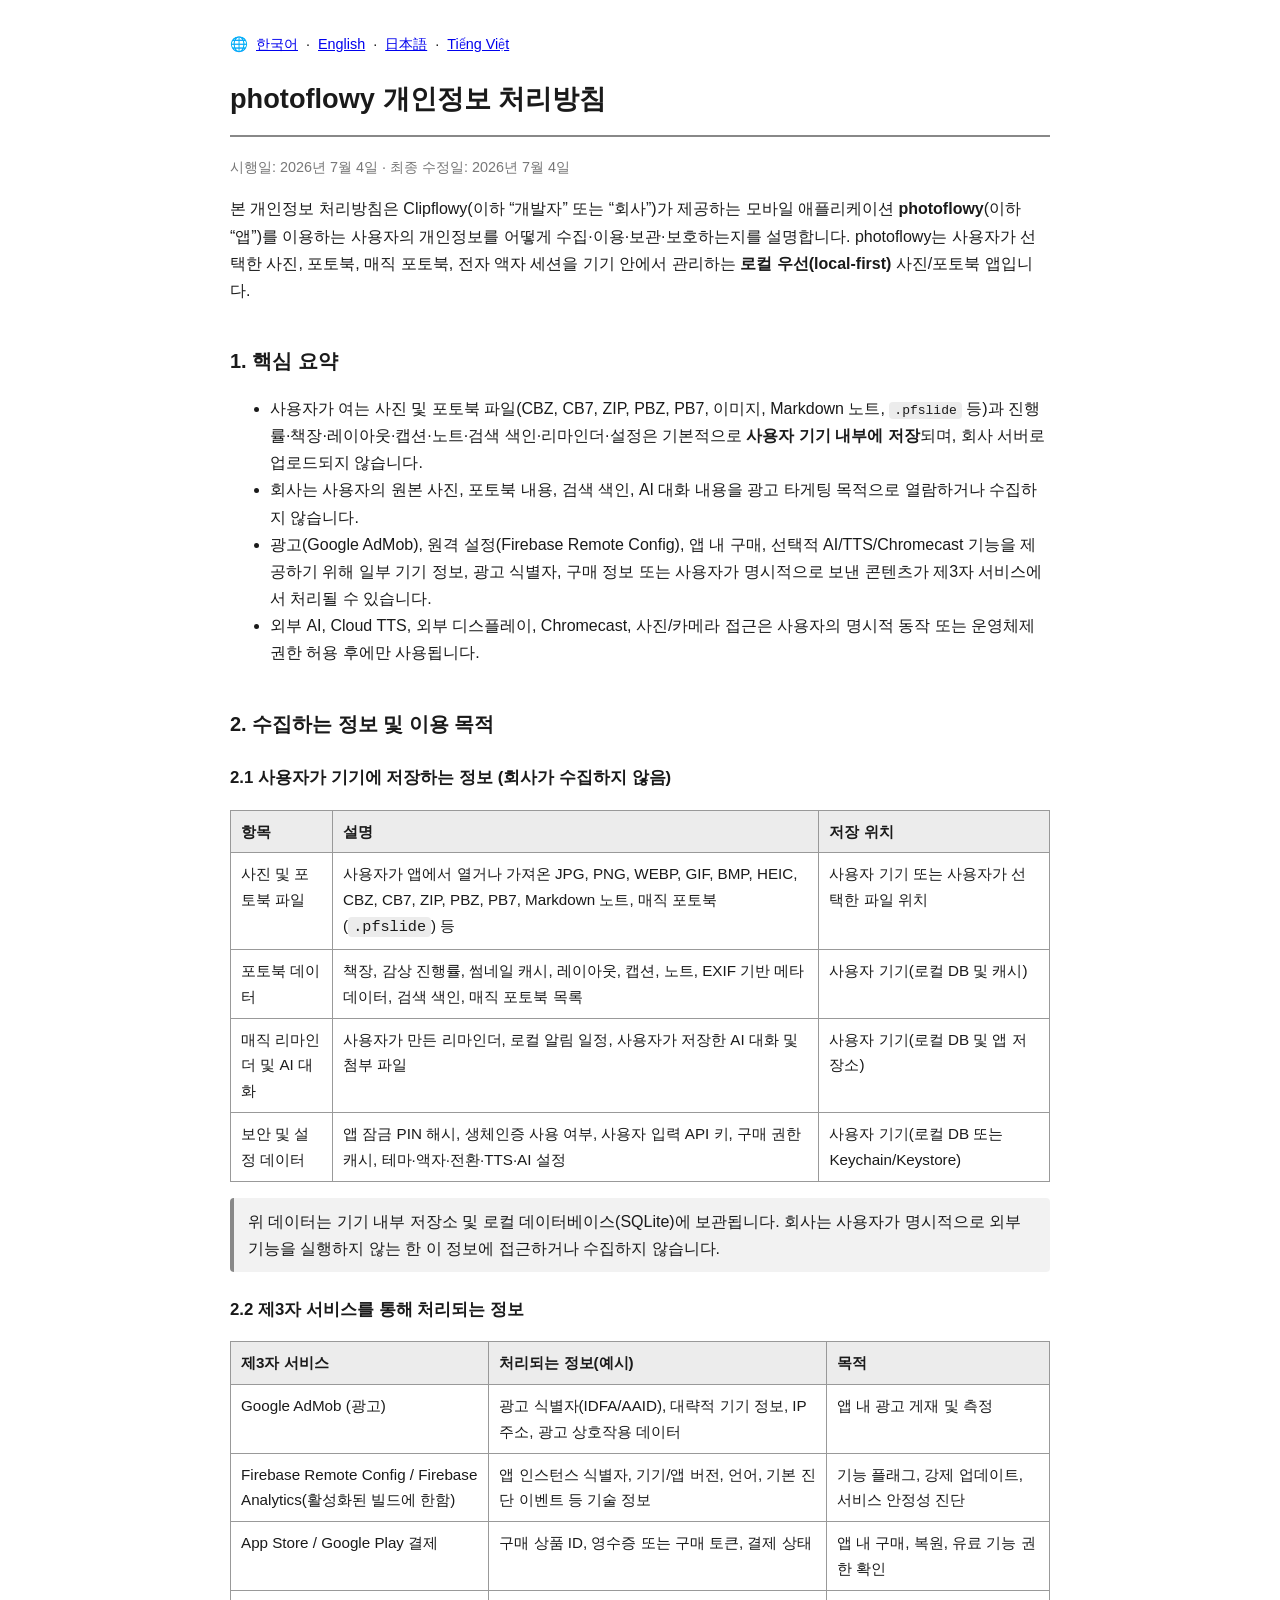
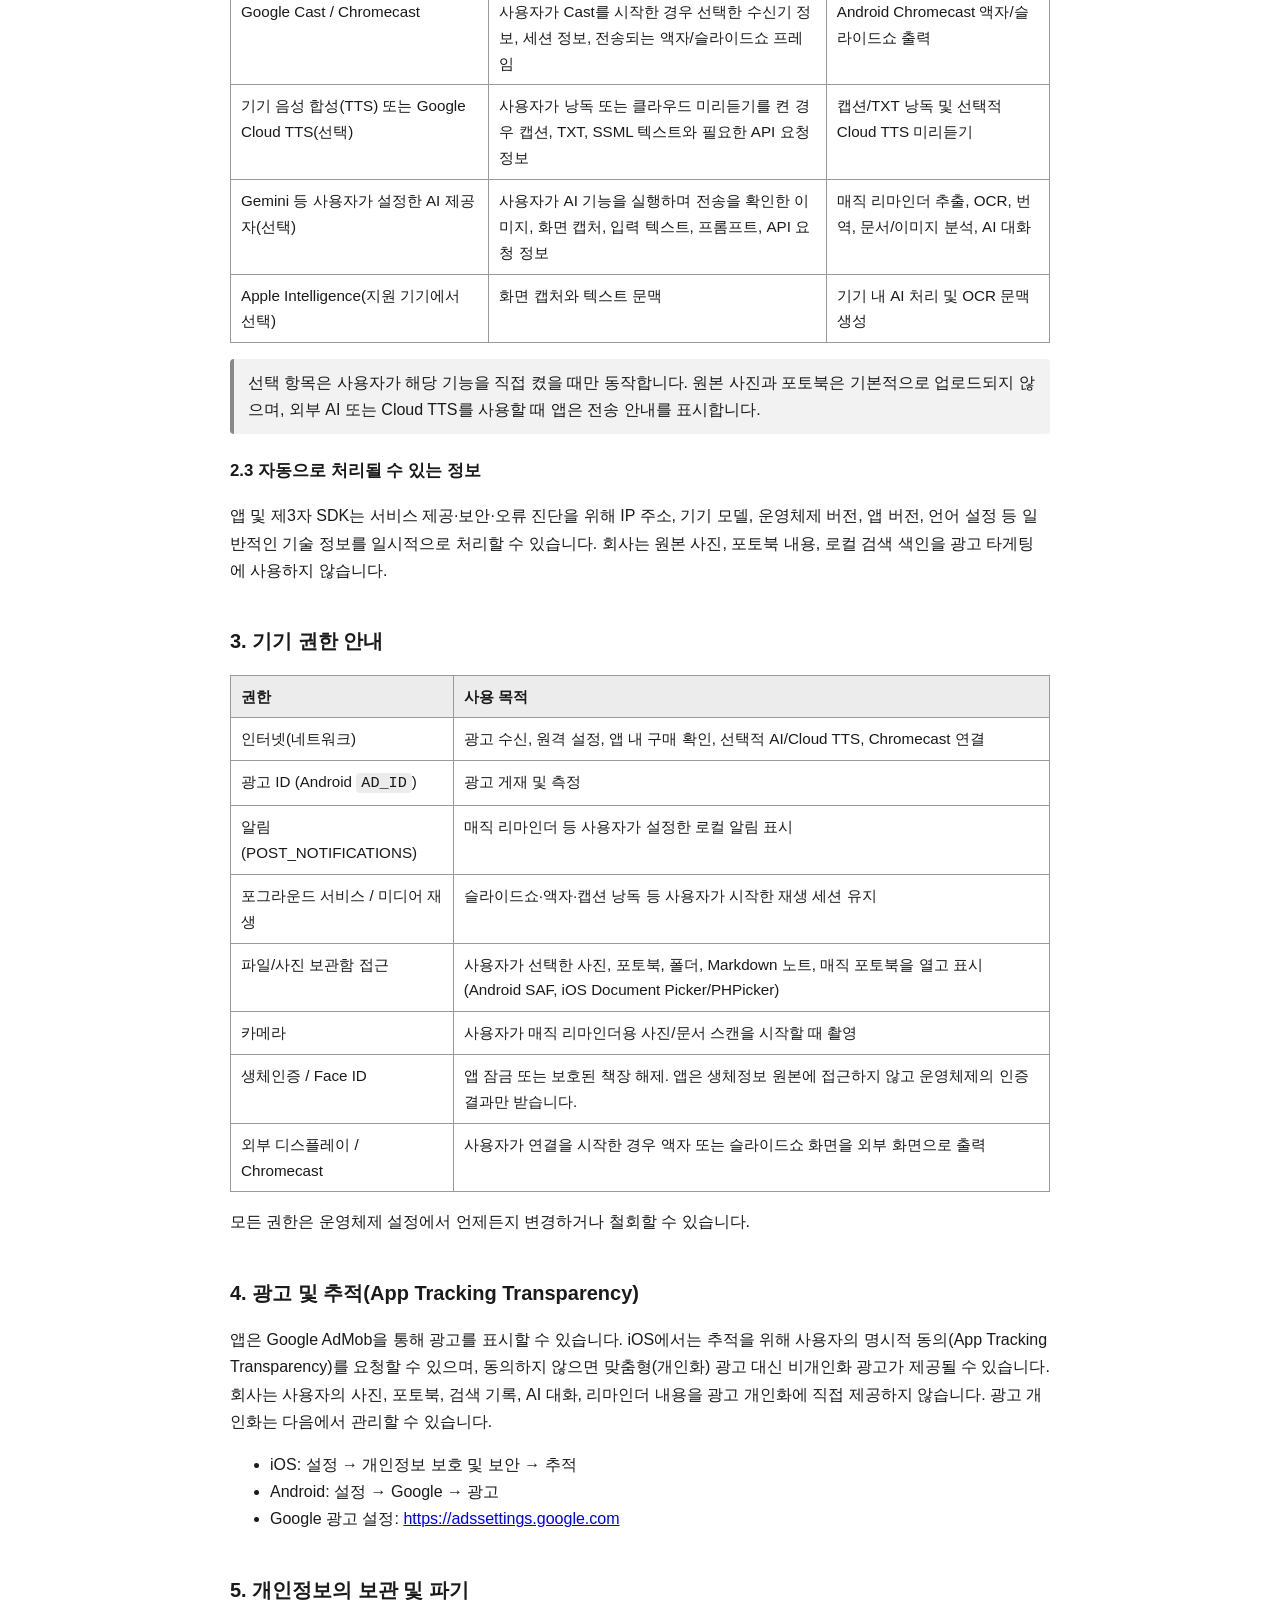
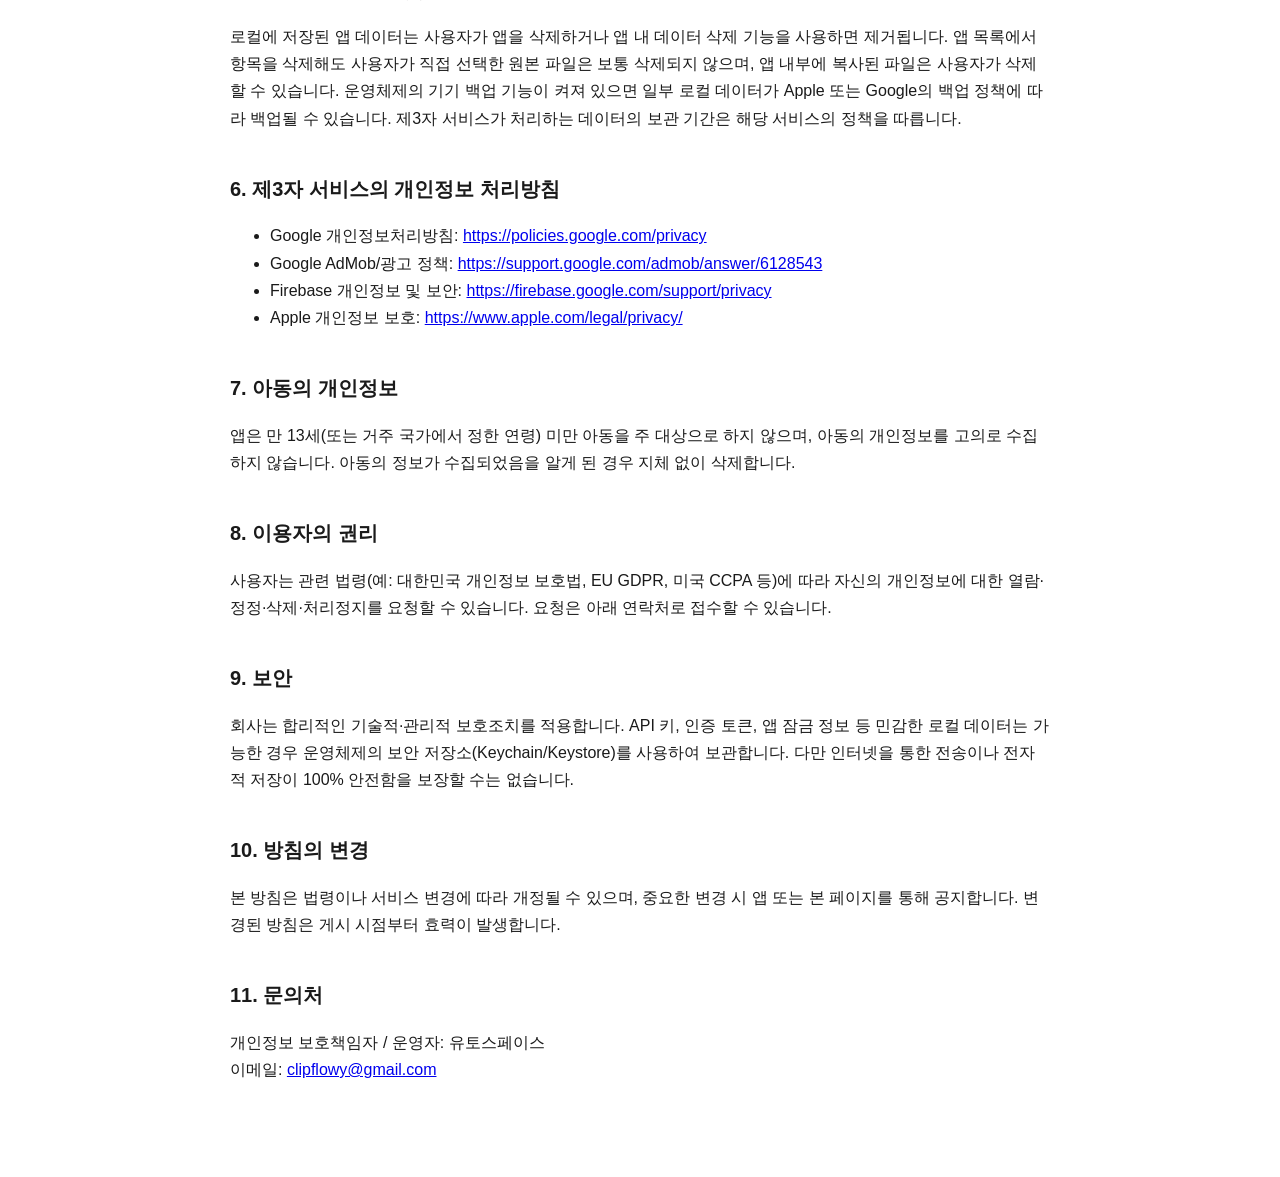
<file: privacy-site/index.html>
<!DOCTYPE html>
<html lang="ko">
<head>
<meta charset="UTF-8">
<meta name="viewport" content="width=device-width, initial-scale=1.0">
<title>photoflowy 개인정보 처리방침</title>
<style>
  :root { color-scheme: light dark; }
  body { font-family: -apple-system, "Segoe UI", Roboto, "Noto Sans KR", sans-serif;
         line-height: 1.7; max-width: 820px; margin: 0 auto; padding: 24px 20px 80px;
         color: #1a1a1a; background: #fff; }
  @media (prefers-color-scheme: dark) { body { color: #e6e6e6; background: #161616; } a { color: #6db3ff; } }
  h1 { font-size: 1.7rem; border-bottom: 2px solid #888; padding-bottom: 12px; }
  h2 { font-size: 1.25rem; margin-top: 2em; }
  h3 { font-size: 1.05rem; margin-top: 1.4em; }
  table { border-collapse: collapse; width: 100%; margin: 12px 0; font-size: 0.95rem; }
  th, td { border: 1px solid #999; padding: 8px 10px; text-align: left; vertical-align: top; }
  th { background: rgba(128,128,128,0.15); }
  code { background: rgba(128,128,128,0.15); padding: 1px 5px; border-radius: 4px; }
  .meta { color: #777; font-size: 0.9rem; }
  .note { background: rgba(128,128,128,0.1); border-left: 4px solid #888; padding: 10px 14px; border-radius: 4px; }
  .lang { font-size: 0.9rem; margin: 8px 0 20px; }
  .lang a { margin: 0 4px; }
</style>
</head>
<body>
<nav class="lang">🌐 <a href="index.html">한국어</a> · <a href="en.html">English</a> · <a href="ja.html">日本語</a> · <a href="vi.html">Tiếng Việt</a></nav>

<h1>photoflowy 개인정보 처리방침</h1>
<p class="meta">시행일: 2026년 7월 4일 · 최종 수정일: 2026년 7월 4일</p>

<p>본 개인정보 처리방침은 Clipflowy(이하 “개발자” 또는 “회사”)가 제공하는 모바일 애플리케이션 <strong>photoflowy</strong>(이하 “앱”)를 이용하는 사용자의 개인정보를 어떻게 수집·이용·보관·보호하는지를 설명합니다.
  photoflowy는 사용자가 선택한 사진, 포토북, 매직 포토북, 전자 액자 세션을 기기 안에서 관리하는 <strong>로컬 우선(local-first)</strong> 사진/포토북 앱입니다.</p>

<h2>1. 핵심 요약</h2>
<ul>
  <li>사용자가 여는 사진 및 포토북 파일(CBZ, CB7, ZIP, PBZ, PB7, 이미지, Markdown 노트, <code>.pfslide</code> 등)과 진행률·책장·레이아웃·캡션·노트·검색 색인·리마인더·설정은 기본적으로 <strong>사용자 기기 내부에 저장</strong>되며, 회사 서버로 업로드되지 않습니다.</li>
  <li>회사는 사용자의 원본 사진, 포토북 내용, 검색 색인, AI 대화 내용을 광고 타게팅 목적으로 열람하거나 수집하지 않습니다.</li>
  <li>광고(Google AdMob), 원격 설정(Firebase Remote Config), 앱 내 구매, 선택적 AI/TTS/Chromecast 기능을 제공하기 위해 일부 기기 정보, 광고 식별자, 구매 정보 또는 사용자가 명시적으로 보낸 콘텐츠가 제3자 서비스에서 처리될 수 있습니다.</li>
  <li>외부 AI, Cloud TTS, 외부 디스플레이, Chromecast, 사진/카메라 접근은 사용자의 명시적 동작 또는 운영체제 권한 허용 후에만 사용됩니다.</li>
</ul>

<h2>2. 수집하는 정보 및 이용 목적</h2>
<h3>2.1 사용자가 기기에 저장하는 정보 (회사가 수집하지 않음)</h3>
<table>
  <tr><th>항목</th><th>설명</th><th>저장 위치</th></tr>
  <tr><td>사진 및 포토북 파일</td><td>사용자가 앱에서 열거나 가져온 JPG, PNG, WEBP, GIF, BMP, HEIC, CBZ, CB7, ZIP, PBZ, PB7, Markdown 노트, 매직 포토북(<code>.pfslide</code>) 등</td><td>사용자 기기 또는 사용자가 선택한 파일 위치</td></tr>
  <tr><td>포토북 데이터</td><td>책장, 감상 진행률, 썸네일 캐시, 레이아웃, 캡션, 노트, EXIF 기반 메타데이터, 검색 색인, 매직 포토북 목록</td><td>사용자 기기(로컬 DB 및 캐시)</td></tr>
  <tr><td>매직 리마인더 및 AI 대화</td><td>사용자가 만든 리마인더, 로컬 알림 일정, 사용자가 저장한 AI 대화 및 첨부 파일</td><td>사용자 기기(로컬 DB 및 앱 저장소)</td></tr>
  <tr><td>보안 및 설정 데이터</td><td>앱 잠금 PIN 해시, 생체인증 사용 여부, 사용자 입력 API 키, 구매 권한 캐시, 테마·액자·전환·TTS·AI 설정</td><td>사용자 기기(로컬 DB 또는 Keychain/Keystore)</td></tr>
</table>
<p class="note">위 데이터는 기기 내부 저장소 및 로컬 데이터베이스(SQLite)에 보관됩니다. 회사는 사용자가 명시적으로 외부 기능을 실행하지 않는 한 이 정보에 접근하거나 수집하지 않습니다.</p>

<h3>2.2 제3자 서비스를 통해 처리되는 정보</h3>
<table>
  <tr><th>제3자 서비스</th><th>처리되는 정보(예시)</th><th>목적</th></tr>
  <tr><td>Google AdMob (광고)</td><td>광고 식별자(IDFA/AAID), 대략적 기기 정보, IP 주소, 광고 상호작용 데이터</td><td>앱 내 광고 게재 및 측정</td></tr>
  <tr><td>Firebase Remote Config / Firebase Analytics(활성화된 빌드에 한함)</td><td>앱 인스턴스 식별자, 기기/앱 버전, 언어, 기본 진단 이벤트 등 기술 정보</td><td>기능 플래그, 강제 업데이트, 서비스 안정성 진단</td></tr>
  <tr><td>App Store / Google Play 결제</td><td>구매 상품 ID, 영수증 또는 구매 토큰, 결제 상태</td><td>앱 내 구매, 복원, 유료 기능 권한 확인</td></tr>
  <tr><td>Google Cast / Chromecast</td><td>사용자가 Cast를 시작한 경우 선택한 수신기 정보, 세션 정보, 전송되는 액자/슬라이드쇼 프레임</td><td>Android Chromecast 액자/슬라이드쇼 출력</td></tr>
  <tr><td>기기 음성 합성(TTS) 또는 Google Cloud TTS(선택)</td><td>사용자가 낭독 또는 클라우드 미리듣기를 켠 경우 캡션, TXT, SSML 텍스트와 필요한 API 요청 정보</td><td>캡션/TXT 낭독 및 선택적 Cloud TTS 미리듣기</td></tr>
  <tr><td>Gemini 등 사용자가 설정한 AI 제공자(선택)</td><td>사용자가 AI 기능을 실행하며 전송을 확인한 이미지, 화면 캡처, 입력 텍스트, 프롬프트, API 요청 정보</td><td>매직 리마인더 추출, OCR, 번역, 문서/이미지 분석, AI 대화</td></tr>
  <tr><td>Apple Intelligence(지원 기기에서 선택)</td><td>화면 캡처와 텍스트 문맥</td><td>기기 내 AI 처리 및 OCR 문맥 생성</td></tr>
</table>
<p class="note">선택 항목은 사용자가 해당 기능을 직접 켰을 때만 동작합니다. 원본 사진과 포토북은 기본적으로 업로드되지 않으며, 외부 AI 또는 Cloud TTS를 사용할 때 앱은 전송 안내를 표시합니다.</p>

<h3>2.3 자동으로 처리될 수 있는 정보</h3>
<p>앱 및 제3자 SDK는 서비스 제공·보안·오류 진단을 위해 IP 주소, 기기 모델, 운영체제 버전, 앱 버전, 언어 설정 등 일반적인 기술 정보를 일시적으로 처리할 수 있습니다. 회사는 원본 사진, 포토북 내용, 로컬 검색 색인을 광고 타게팅에 사용하지 않습니다.</p>

<h2>3. 기기 권한 안내</h2>
<table>
  <tr><th>권한</th><th>사용 목적</th></tr>
  <tr><td>인터넷(네트워크)</td><td>광고 수신, 원격 설정, 앱 내 구매 확인, 선택적 AI/Cloud TTS, Chromecast 연결</td></tr>
  <tr><td>광고 ID (Android <code>AD_ID</code>)</td><td>광고 게재 및 측정</td></tr>
  <tr><td>알림 (POST_NOTIFICATIONS)</td><td>매직 리마인더 등 사용자가 설정한 로컬 알림 표시</td></tr>
  <tr><td>포그라운드 서비스 / 미디어 재생</td><td>슬라이드쇼·액자·캡션 낭독 등 사용자가 시작한 재생 세션 유지</td></tr>
  <tr><td>파일/사진 보관함 접근</td><td>사용자가 선택한 사진, 포토북, 폴더, Markdown 노트, 매직 포토북을 열고 표시(Android SAF, iOS Document Picker/PHPicker)</td></tr>
  <tr><td>카메라</td><td>사용자가 매직 리마인더용 사진/문서 스캔을 시작할 때 촬영</td></tr>
  <tr><td>생체인증 / Face ID</td><td>앱 잠금 또는 보호된 책장 해제. 앱은 생체정보 원본에 접근하지 않고 운영체제의 인증 결과만 받습니다.</td></tr>
  <tr><td>외부 디스플레이 / Chromecast</td><td>사용자가 연결을 시작한 경우 액자 또는 슬라이드쇼 화면을 외부 화면으로 출력</td></tr>
</table>
<p>모든 권한은 운영체제 설정에서 언제든지 변경하거나 철회할 수 있습니다.</p>

<h2>4. 광고 및 추적(App Tracking Transparency)</h2>
<p>앱은 Google AdMob을 통해 광고를 표시할 수 있습니다. iOS에서는 추적을 위해 사용자의 명시적 동의(App Tracking Transparency)를 요청할 수 있으며, 동의하지 않으면 맞춤형(개인화) 광고 대신 비개인화 광고가 제공될 수 있습니다.
  회사는 사용자의 사진, 포토북, 검색 기록, AI 대화, 리마인더 내용을 광고 개인화에 직접 제공하지 않습니다. 광고 개인화는 다음에서 관리할 수 있습니다.</p>
<ul>
  <li>iOS: 설정 → 개인정보 보호 및 보안 → 추적</li>
  <li>Android: 설정 → Google → 광고</li>
  <li>Google 광고 설정: <a href="https://adssettings.google.com">https://adssettings.google.com</a></li>
</ul>

<h2>5. 개인정보의 보관 및 파기</h2>
<p>로컬에 저장된 앱 데이터는 사용자가 앱을 삭제하거나 앱 내 데이터 삭제 기능을 사용하면 제거됩니다. 앱 목록에서 항목을 삭제해도 사용자가 직접 선택한 원본 파일은 보통 삭제되지 않으며, 앱 내부에 복사된 파일은 사용자가 삭제할 수 있습니다. 운영체제의 기기 백업 기능이 켜져 있으면 일부 로컬 데이터가 Apple 또는 Google의 백업 정책에 따라 백업될 수 있습니다. 제3자 서비스가 처리하는 데이터의 보관 기간은 해당 서비스의 정책을 따릅니다.</p>

<h2>6. 제3자 서비스의 개인정보 처리방침</h2>
<ul>
  <li>Google 개인정보처리방침: <a href="https://policies.google.com/privacy">https://policies.google.com/privacy</a></li>
  <li>Google AdMob/광고 정책: <a href="https://support.google.com/admob/answer/6128543">https://support.google.com/admob/answer/6128543</a></li>
  <li>Firebase 개인정보 및 보안: <a href="https://firebase.google.com/support/privacy">https://firebase.google.com/support/privacy</a></li>
  <li>Apple 개인정보 보호: <a href="https://www.apple.com/legal/privacy/">https://www.apple.com/legal/privacy/</a></li>
</ul>

<h2>7. 아동의 개인정보</h2>
<p>앱은 만 13세(또는 거주 국가에서 정한 연령) 미만 아동을 주 대상으로 하지 않으며, 아동의 개인정보를 고의로 수집하지 않습니다. 아동의 정보가 수집되었음을 알게 된 경우 지체 없이 삭제합니다.</p>

<h2>8. 이용자의 권리</h2>
<p>사용자는 관련 법령(예: 대한민국 개인정보 보호법, EU GDPR, 미국 CCPA 등)에 따라 자신의 개인정보에 대한 열람·정정·삭제·처리정지를 요청할 수 있습니다. 요청은 아래 연락처로 접수할 수 있습니다.</p>

<h2>9. 보안</h2>
<p>회사는 합리적인 기술적·관리적 보호조치를 적용합니다. API 키, 인증 토큰, 앱 잠금 정보 등 민감한 로컬 데이터는 가능한 경우 운영체제의 보안 저장소(Keychain/Keystore)를 사용하여 보관합니다.
  다만 인터넷을 통한 전송이나 전자적 저장이 100% 안전함을 보장할 수는 없습니다.</p>

<h2>10. 방침의 변경</h2>
<p>본 방침은 법령이나 서비스 변경에 따라 개정될 수 있으며, 중요한 변경 시 앱 또는 본 페이지를 통해 공지합니다. 변경된 방침은 게시 시점부터 효력이 발생합니다.</p>

<h2>11. 문의처</h2>
<p>개인정보 보호책임자 / 운영자: 유토스페이스<br>이메일: <a href="mailto:clipflowy@gmail.com">clipflowy@gmail.com</a></p>

</body>
</html>
</file>
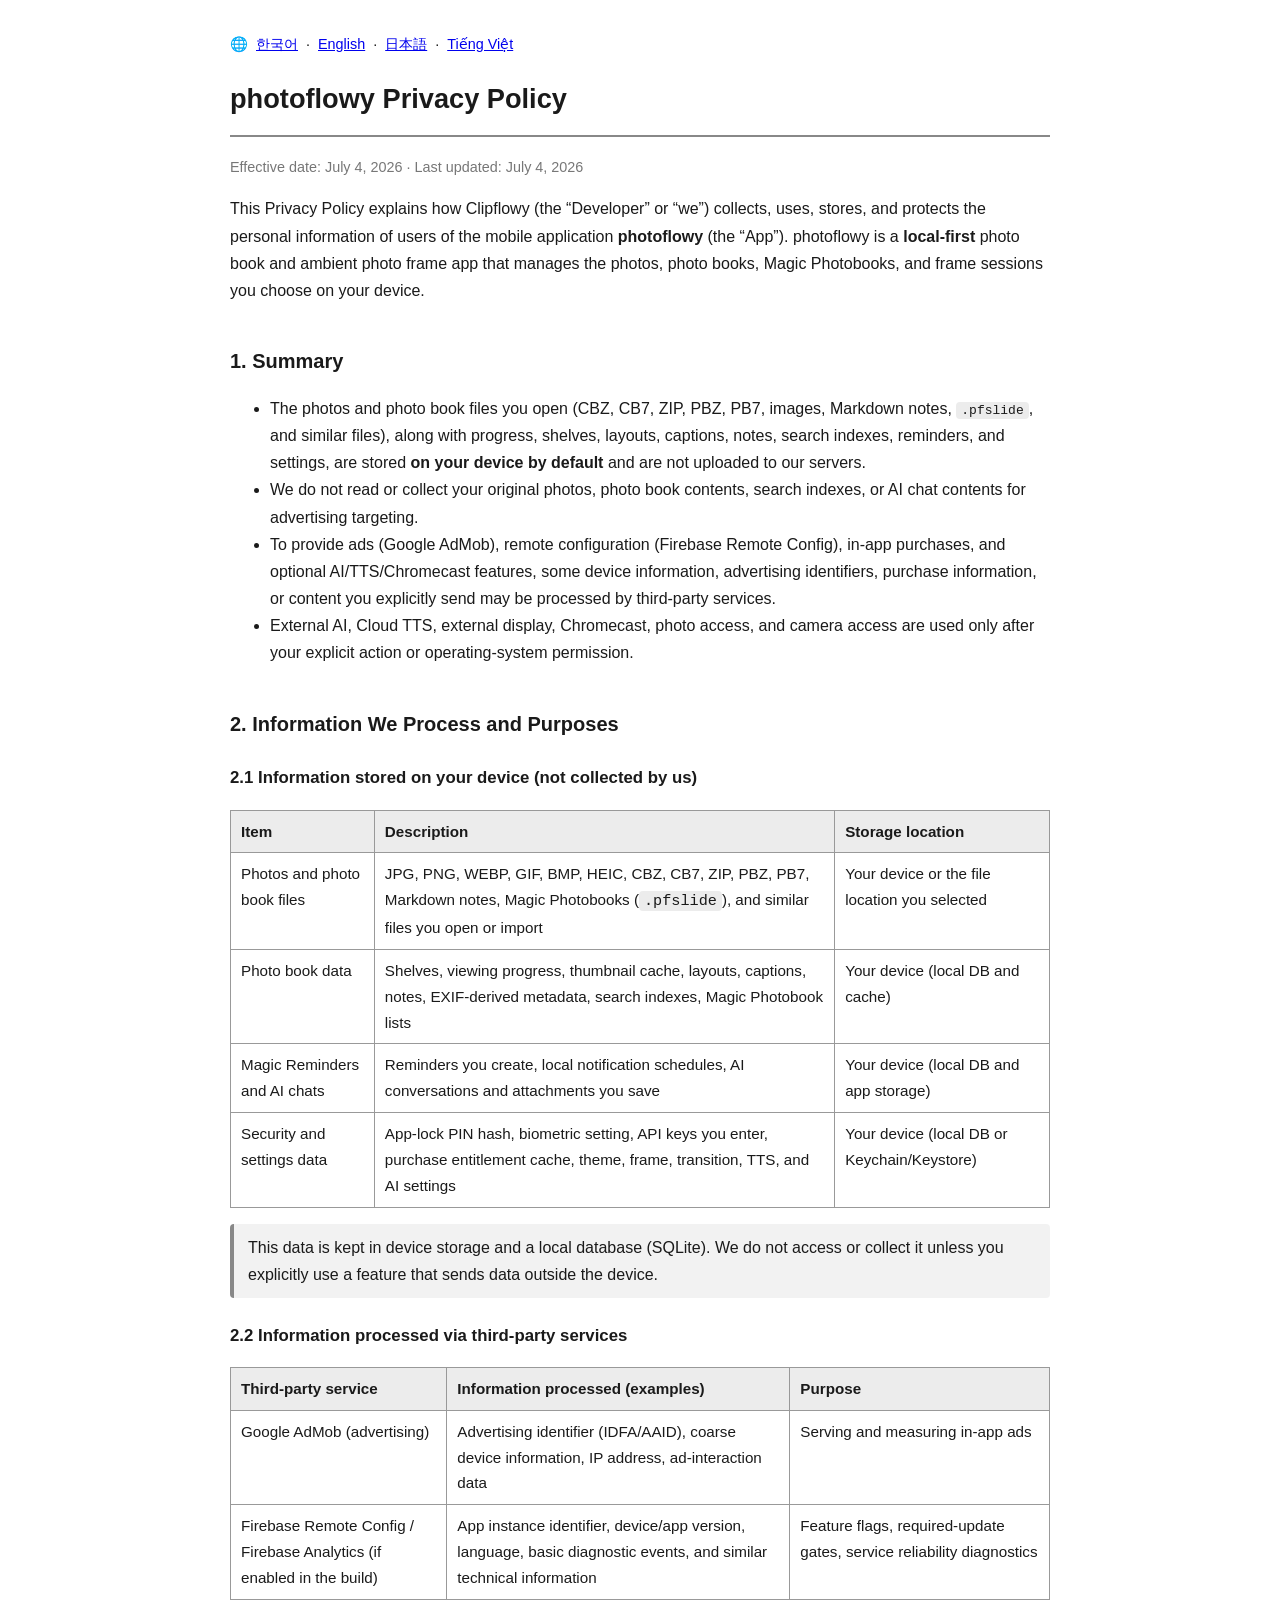
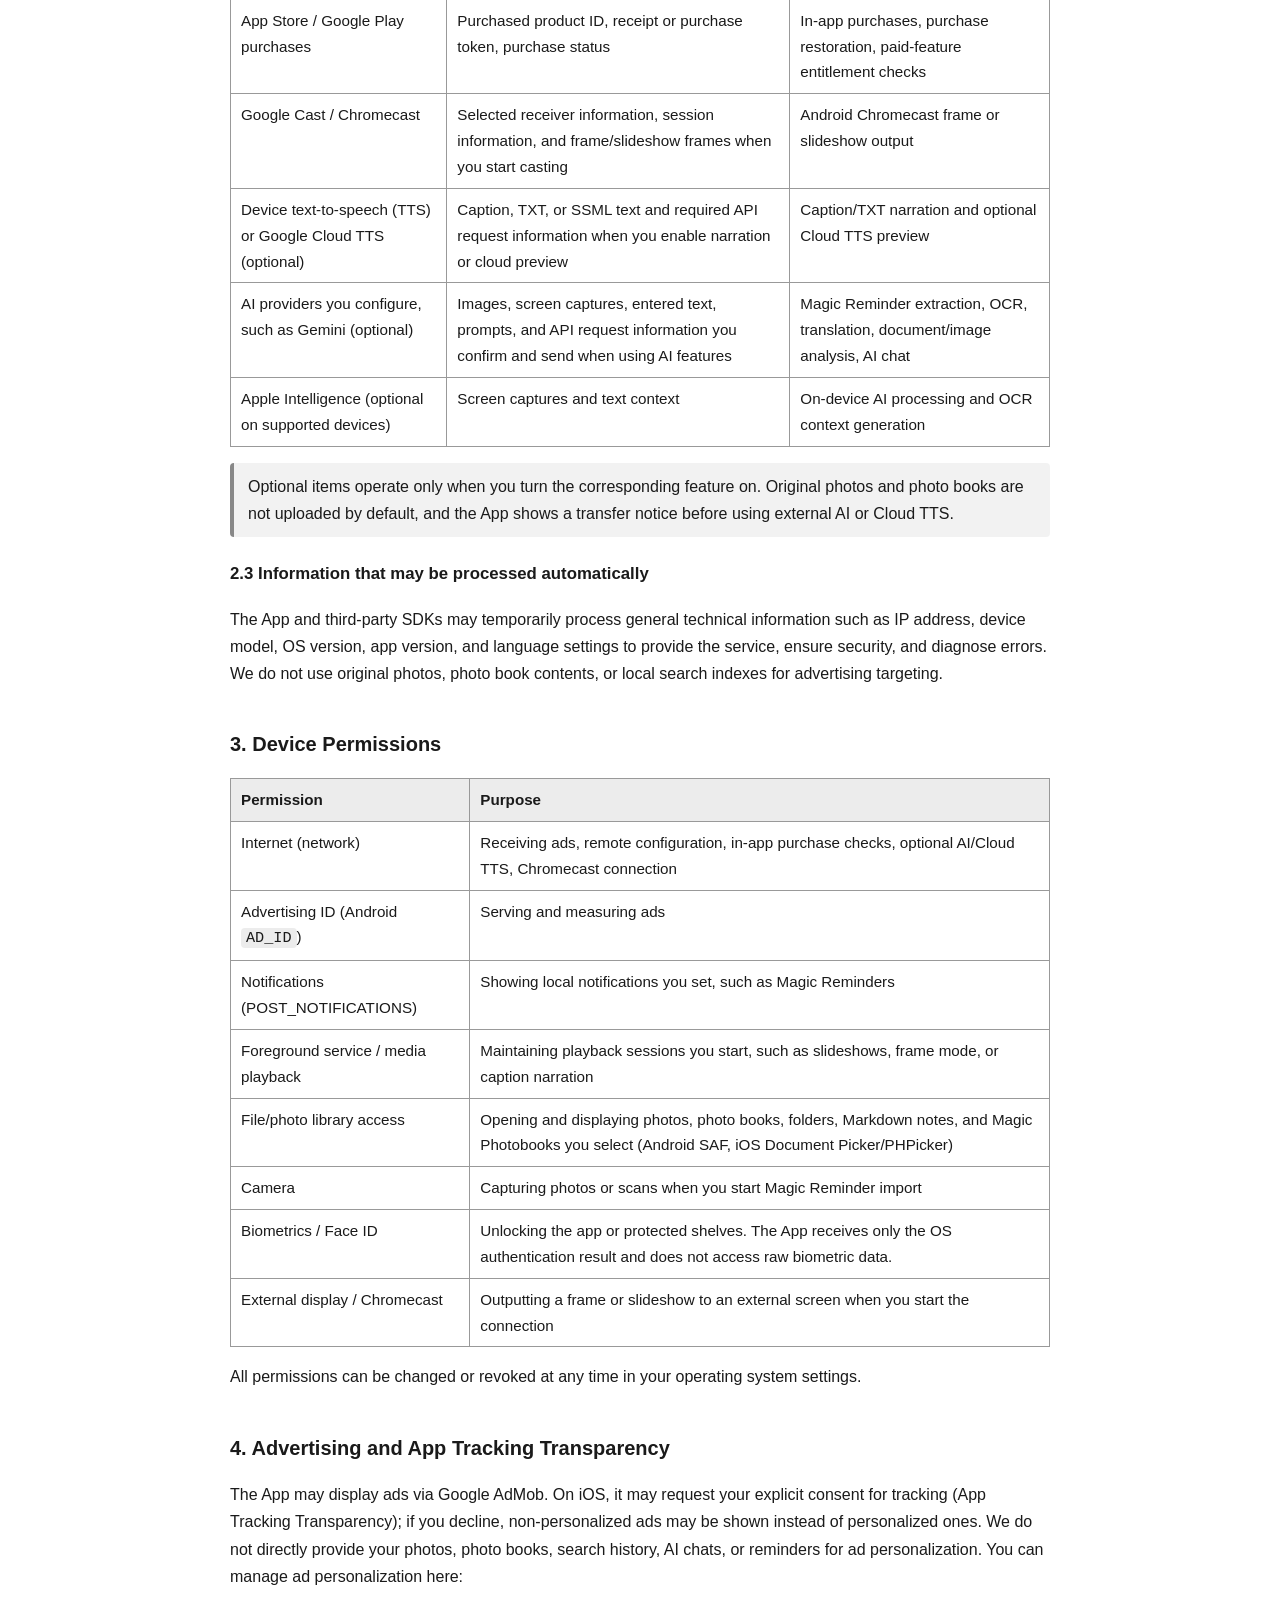
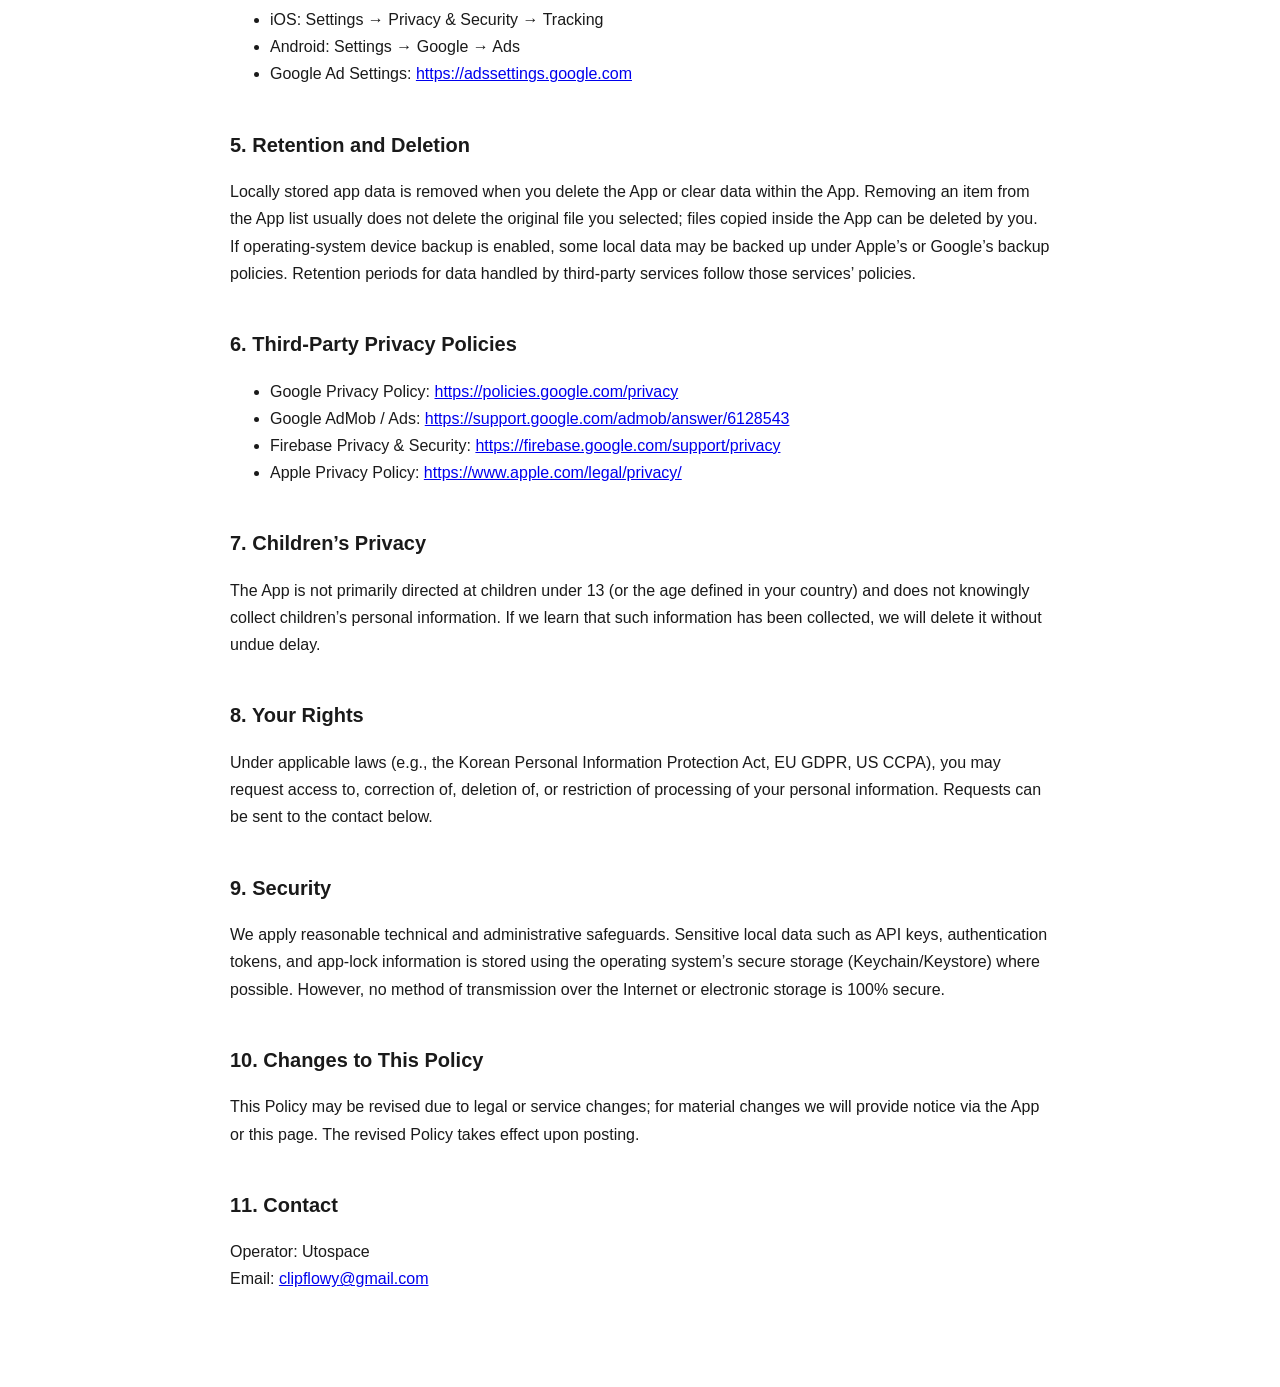
<file: privacy-site/en.html>
<!DOCTYPE html>
<html lang="en">
<head>
<meta charset="UTF-8">
<meta name="viewport" content="width=device-width, initial-scale=1.0">
<title>photoflowy Privacy Policy</title>
<style>
  :root { color-scheme: light dark; }
  body { font-family: -apple-system, "Segoe UI", Roboto, "Noto Sans KR", sans-serif;
         line-height: 1.7; max-width: 820px; margin: 0 auto; padding: 24px 20px 80px;
         color: #1a1a1a; background: #fff; }
  @media (prefers-color-scheme: dark) { body { color: #e6e6e6; background: #161616; } a { color: #6db3ff; } }
  h1 { font-size: 1.7rem; border-bottom: 2px solid #888; padding-bottom: 12px; }
  h2 { font-size: 1.25rem; margin-top: 2em; }
  h3 { font-size: 1.05rem; margin-top: 1.4em; }
  table { border-collapse: collapse; width: 100%; margin: 12px 0; font-size: 0.95rem; }
  th, td { border: 1px solid #999; padding: 8px 10px; text-align: left; vertical-align: top; }
  th { background: rgba(128,128,128,0.15); }
  code { background: rgba(128,128,128,0.15); padding: 1px 5px; border-radius: 4px; }
  .meta { color: #777; font-size: 0.9rem; }
  .note { background: rgba(128,128,128,0.1); border-left: 4px solid #888; padding: 10px 14px; border-radius: 4px; }
  .lang { font-size: 0.9rem; margin: 8px 0 20px; }
  .lang a { margin: 0 4px; }
</style>
</head>
<body>
<nav class="lang">🌐 <a href="index.html">한국어</a> · <a href="en.html">English</a> · <a href="ja.html">日本語</a> · <a href="vi.html">Tiếng Việt</a></nav>

<h1>photoflowy Privacy Policy</h1>
<p class="meta">Effective date: July 4, 2026 · Last updated: July 4, 2026</p>

<p>This Privacy Policy explains how Clipflowy (the “Developer” or “we”) collects, uses, stores, and protects the personal information of users of the mobile application <strong>photoflowy</strong> (the “App”). photoflowy is a <strong>local-first</strong> photo book and ambient photo frame app that manages the photos, photo books, Magic Photobooks, and frame sessions you choose on your device.</p>

<h2>1. Summary</h2>
<ul>
  <li>The photos and photo book files you open (CBZ, CB7, ZIP, PBZ, PB7, images, Markdown notes, <code>.pfslide</code>, and similar files), along with progress, shelves, layouts, captions, notes, search indexes, reminders, and settings, are stored <strong>on your device by default</strong> and are not uploaded to our servers.</li>
  <li>We do not read or collect your original photos, photo book contents, search indexes, or AI chat contents for advertising targeting.</li>
  <li>To provide ads (Google AdMob), remote configuration (Firebase Remote Config), in-app purchases, and optional AI/TTS/Chromecast features, some device information, advertising identifiers, purchase information, or content you explicitly send may be processed by third-party services.</li>
  <li>External AI, Cloud TTS, external display, Chromecast, photo access, and camera access are used only after your explicit action or operating-system permission.</li>
</ul>

<h2>2. Information We Process and Purposes</h2>
<h3>2.1 Information stored on your device (not collected by us)</h3>
<table>
  <tr><th>Item</th><th>Description</th><th>Storage location</th></tr>
  <tr><td>Photos and photo book files</td><td>JPG, PNG, WEBP, GIF, BMP, HEIC, CBZ, CB7, ZIP, PBZ, PB7, Markdown notes, Magic Photobooks (<code>.pfslide</code>), and similar files you open or import</td><td>Your device or the file location you selected</td></tr>
  <tr><td>Photo book data</td><td>Shelves, viewing progress, thumbnail cache, layouts, captions, notes, EXIF-derived metadata, search indexes, Magic Photobook lists</td><td>Your device (local DB and cache)</td></tr>
  <tr><td>Magic Reminders and AI chats</td><td>Reminders you create, local notification schedules, AI conversations and attachments you save</td><td>Your device (local DB and app storage)</td></tr>
  <tr><td>Security and settings data</td><td>App-lock PIN hash, biometric setting, API keys you enter, purchase entitlement cache, theme, frame, transition, TTS, and AI settings</td><td>Your device (local DB or Keychain/Keystore)</td></tr>
</table>
<p class="note">This data is kept in device storage and a local database (SQLite). We do not access or collect it unless you explicitly use a feature that sends data outside the device.</p>

<h3>2.2 Information processed via third-party services</h3>
<table>
  <tr><th>Third-party service</th><th>Information processed (examples)</th><th>Purpose</th></tr>
  <tr><td>Google AdMob (advertising)</td><td>Advertising identifier (IDFA/AAID), coarse device information, IP address, ad-interaction data</td><td>Serving and measuring in-app ads</td></tr>
  <tr><td>Firebase Remote Config / Firebase Analytics (if enabled in the build)</td><td>App instance identifier, device/app version, language, basic diagnostic events, and similar technical information</td><td>Feature flags, required-update gates, service reliability diagnostics</td></tr>
  <tr><td>App Store / Google Play purchases</td><td>Purchased product ID, receipt or purchase token, purchase status</td><td>In-app purchases, purchase restoration, paid-feature entitlement checks</td></tr>
  <tr><td>Google Cast / Chromecast</td><td>Selected receiver information, session information, and frame/slideshow frames when you start casting</td><td>Android Chromecast frame or slideshow output</td></tr>
  <tr><td>Device text-to-speech (TTS) or Google Cloud TTS (optional)</td><td>Caption, TXT, or SSML text and required API request information when you enable narration or cloud preview</td><td>Caption/TXT narration and optional Cloud TTS preview</td></tr>
  <tr><td>AI providers you configure, such as Gemini (optional)</td><td>Images, screen captures, entered text, prompts, and API request information you confirm and send when using AI features</td><td>Magic Reminder extraction, OCR, translation, document/image analysis, AI chat</td></tr>
  <tr><td>Apple Intelligence (optional on supported devices)</td><td>Screen captures and text context</td><td>On-device AI processing and OCR context generation</td></tr>
</table>
<p class="note">Optional items operate only when you turn the corresponding feature on. Original photos and photo books are not uploaded by default, and the App shows a transfer notice before using external AI or Cloud TTS.</p>

<h3>2.3 Information that may be processed automatically</h3>
<p>The App and third-party SDKs may temporarily process general technical information such as IP address, device model, OS version, app version, and language settings to provide the service, ensure security, and diagnose errors. We do not use original photos, photo book contents, or local search indexes for advertising targeting.</p>

<h2>3. Device Permissions</h2>
<table>
  <tr><th>Permission</th><th>Purpose</th></tr>
  <tr><td>Internet (network)</td><td>Receiving ads, remote configuration, in-app purchase checks, optional AI/Cloud TTS, Chromecast connection</td></tr>
  <tr><td>Advertising ID (Android <code>AD_ID</code>)</td><td>Serving and measuring ads</td></tr>
  <tr><td>Notifications (POST_NOTIFICATIONS)</td><td>Showing local notifications you set, such as Magic Reminders</td></tr>
  <tr><td>Foreground service / media playback</td><td>Maintaining playback sessions you start, such as slideshows, frame mode, or caption narration</td></tr>
  <tr><td>File/photo library access</td><td>Opening and displaying photos, photo books, folders, Markdown notes, and Magic Photobooks you select (Android SAF, iOS Document Picker/PHPicker)</td></tr>
  <tr><td>Camera</td><td>Capturing photos or scans when you start Magic Reminder import</td></tr>
  <tr><td>Biometrics / Face ID</td><td>Unlocking the app or protected shelves. The App receives only the OS authentication result and does not access raw biometric data.</td></tr>
  <tr><td>External display / Chromecast</td><td>Outputting a frame or slideshow to an external screen when you start the connection</td></tr>
</table>
<p>All permissions can be changed or revoked at any time in your operating system settings.</p>

<h2>4. Advertising and App Tracking Transparency</h2>
<p>The App may display ads via Google AdMob. On iOS, it may request your explicit consent for tracking (App Tracking Transparency); if you decline, non-personalized ads may be shown instead of personalized ones. We do not directly provide your photos, photo books, search history, AI chats, or reminders for ad personalization. You can manage ad personalization here:</p>
<ul>
  <li>iOS: Settings → Privacy &amp; Security → Tracking</li>
  <li>Android: Settings → Google → Ads</li>
  <li>Google Ad Settings: <a href="https://adssettings.google.com">https://adssettings.google.com</a></li>
</ul>

<h2>5. Retention and Deletion</h2>
<p>Locally stored app data is removed when you delete the App or clear data within the App. Removing an item from the App list usually does not delete the original file you selected; files copied inside the App can be deleted by you. If operating-system device backup is enabled, some local data may be backed up under Apple’s or Google’s backup policies. Retention periods for data handled by third-party services follow those services’ policies.</p>

<h2>6. Third-Party Privacy Policies</h2>
<ul>
  <li>Google Privacy Policy: <a href="https://policies.google.com/privacy">https://policies.google.com/privacy</a></li>
  <li>Google AdMob / Ads: <a href="https://support.google.com/admob/answer/6128543">https://support.google.com/admob/answer/6128543</a></li>
  <li>Firebase Privacy &amp; Security: <a href="https://firebase.google.com/support/privacy">https://firebase.google.com/support/privacy</a></li>
  <li>Apple Privacy Policy: <a href="https://www.apple.com/legal/privacy/">https://www.apple.com/legal/privacy/</a></li>
</ul>

<h2>7. Children’s Privacy</h2>
<p>The App is not primarily directed at children under 13 (or the age defined in your country) and does not knowingly collect children’s personal information. If we learn that such information has been collected, we will delete it without undue delay.</p>

<h2>8. Your Rights</h2>
<p>Under applicable laws (e.g., the Korean Personal Information Protection Act, EU GDPR, US CCPA), you may request access to, correction of, deletion of, or restriction of processing of your personal information. Requests can be sent to the contact below.</p>

<h2>9. Security</h2>
<p>We apply reasonable technical and administrative safeguards. Sensitive local data such as API keys, authentication tokens, and app-lock information is stored using the operating system’s secure storage (Keychain/Keystore) where possible. However, no method of transmission over the Internet or electronic storage is 100% secure.</p>

<h2>10. Changes to This Policy</h2>
<p>This Policy may be revised due to legal or service changes; for material changes we will provide notice via the App or this page. The revised Policy takes effect upon posting.</p>

<h2>11. Contact</h2>
<p>Operator: Utospace<br>Email: <a href="mailto:clipflowy@gmail.com">clipflowy@gmail.com</a></p>

</body>
</html>
</file>
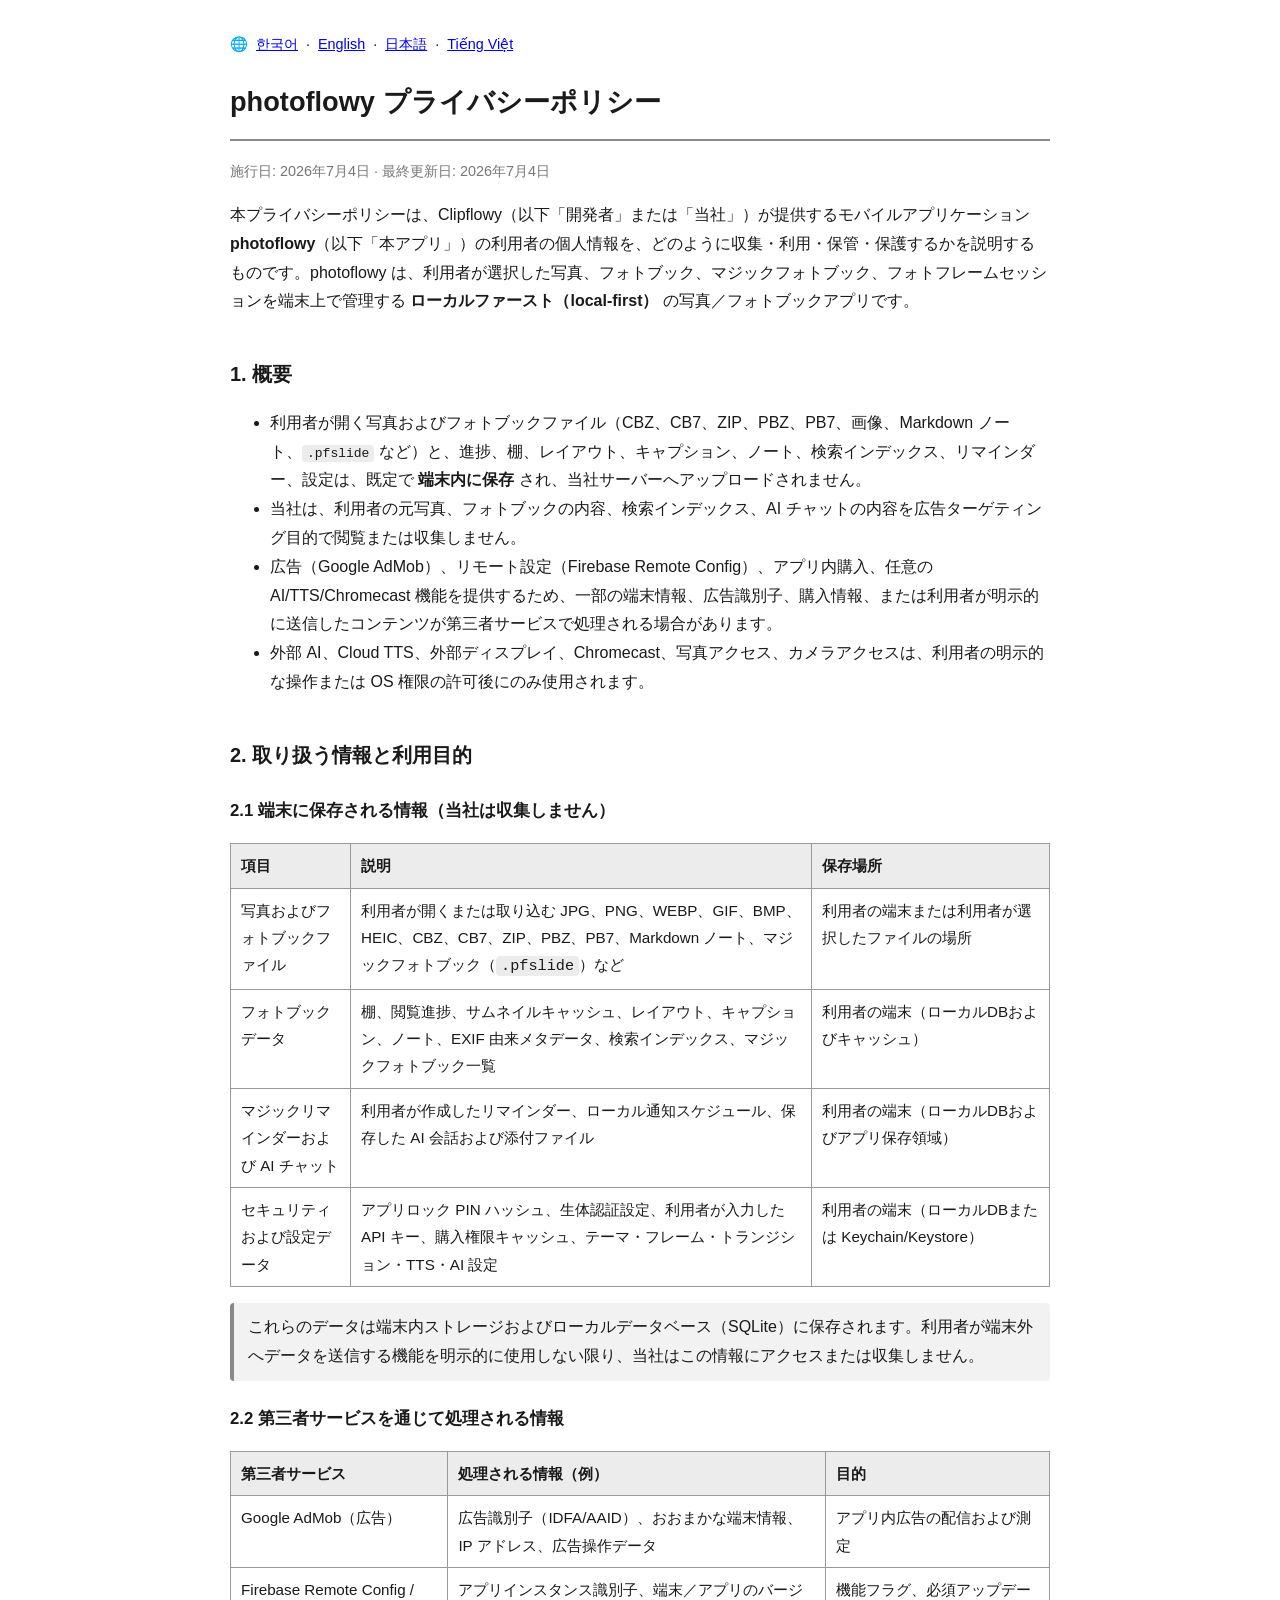
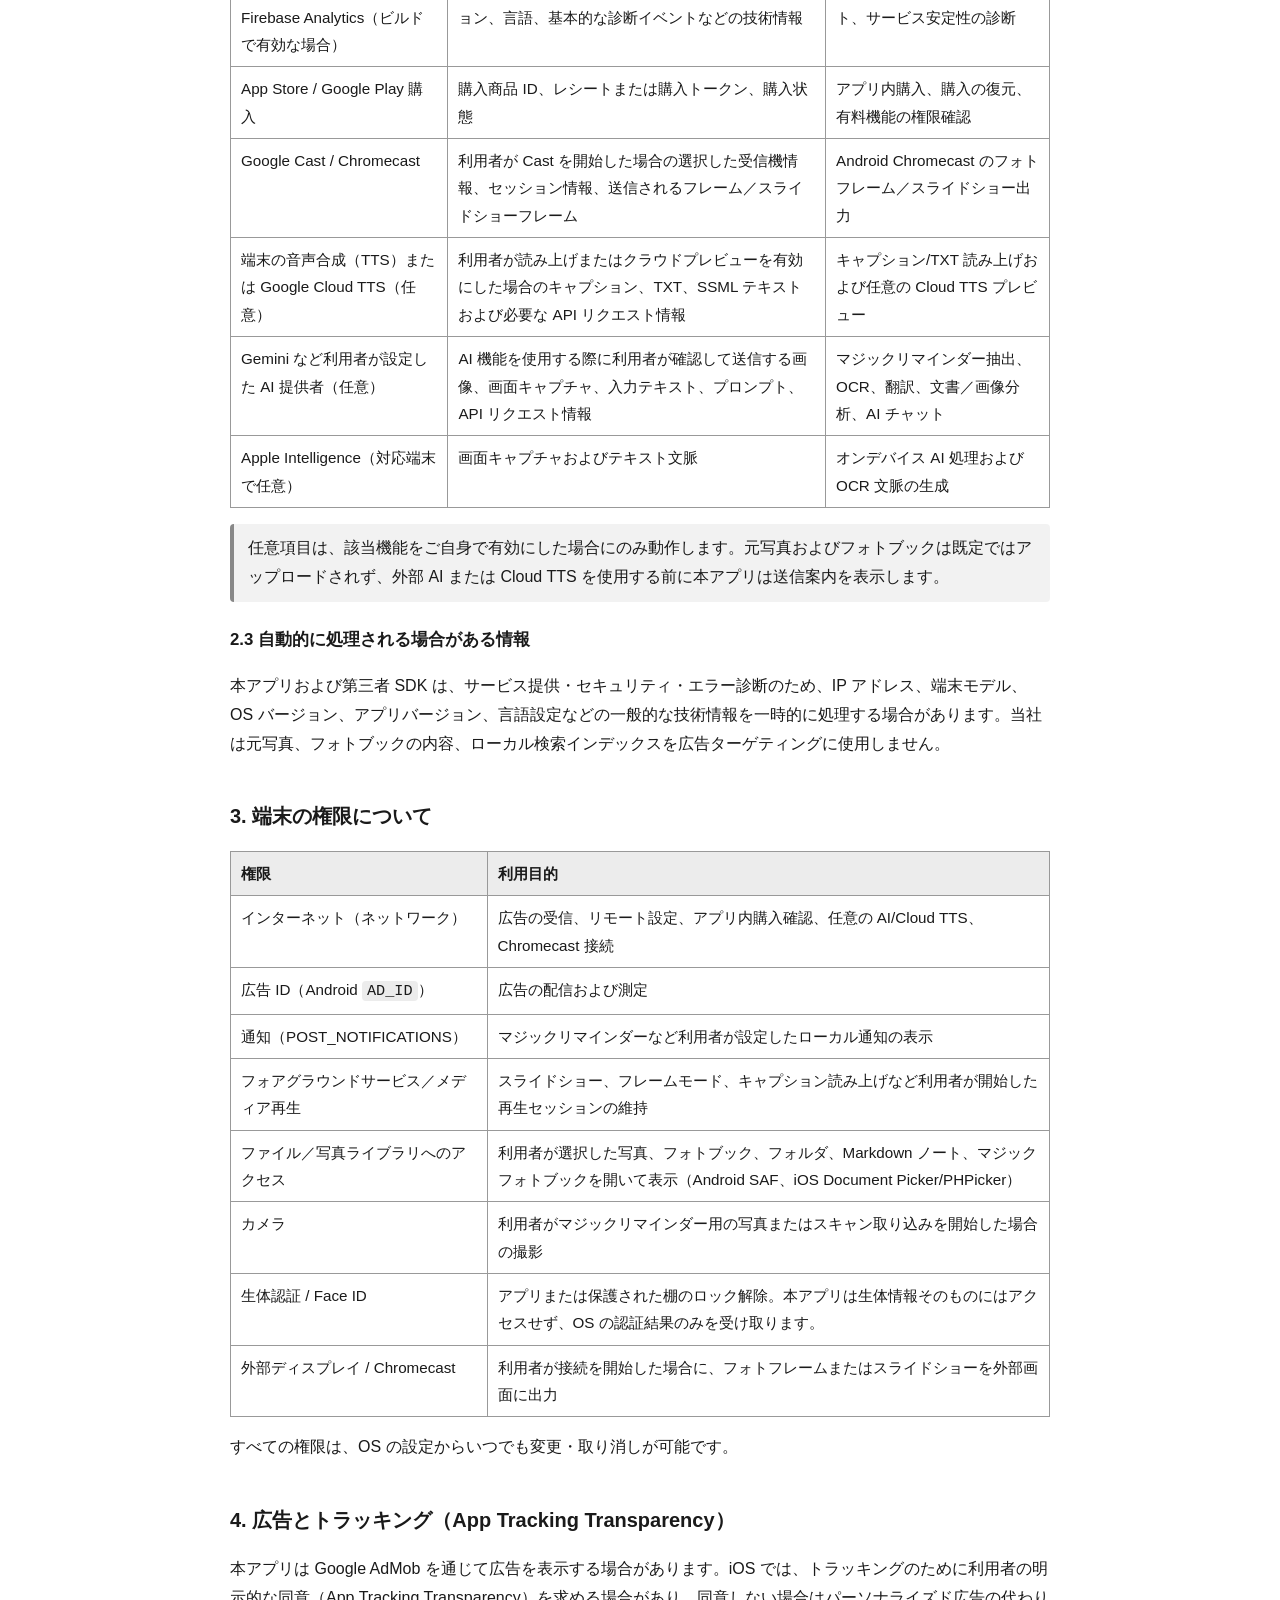
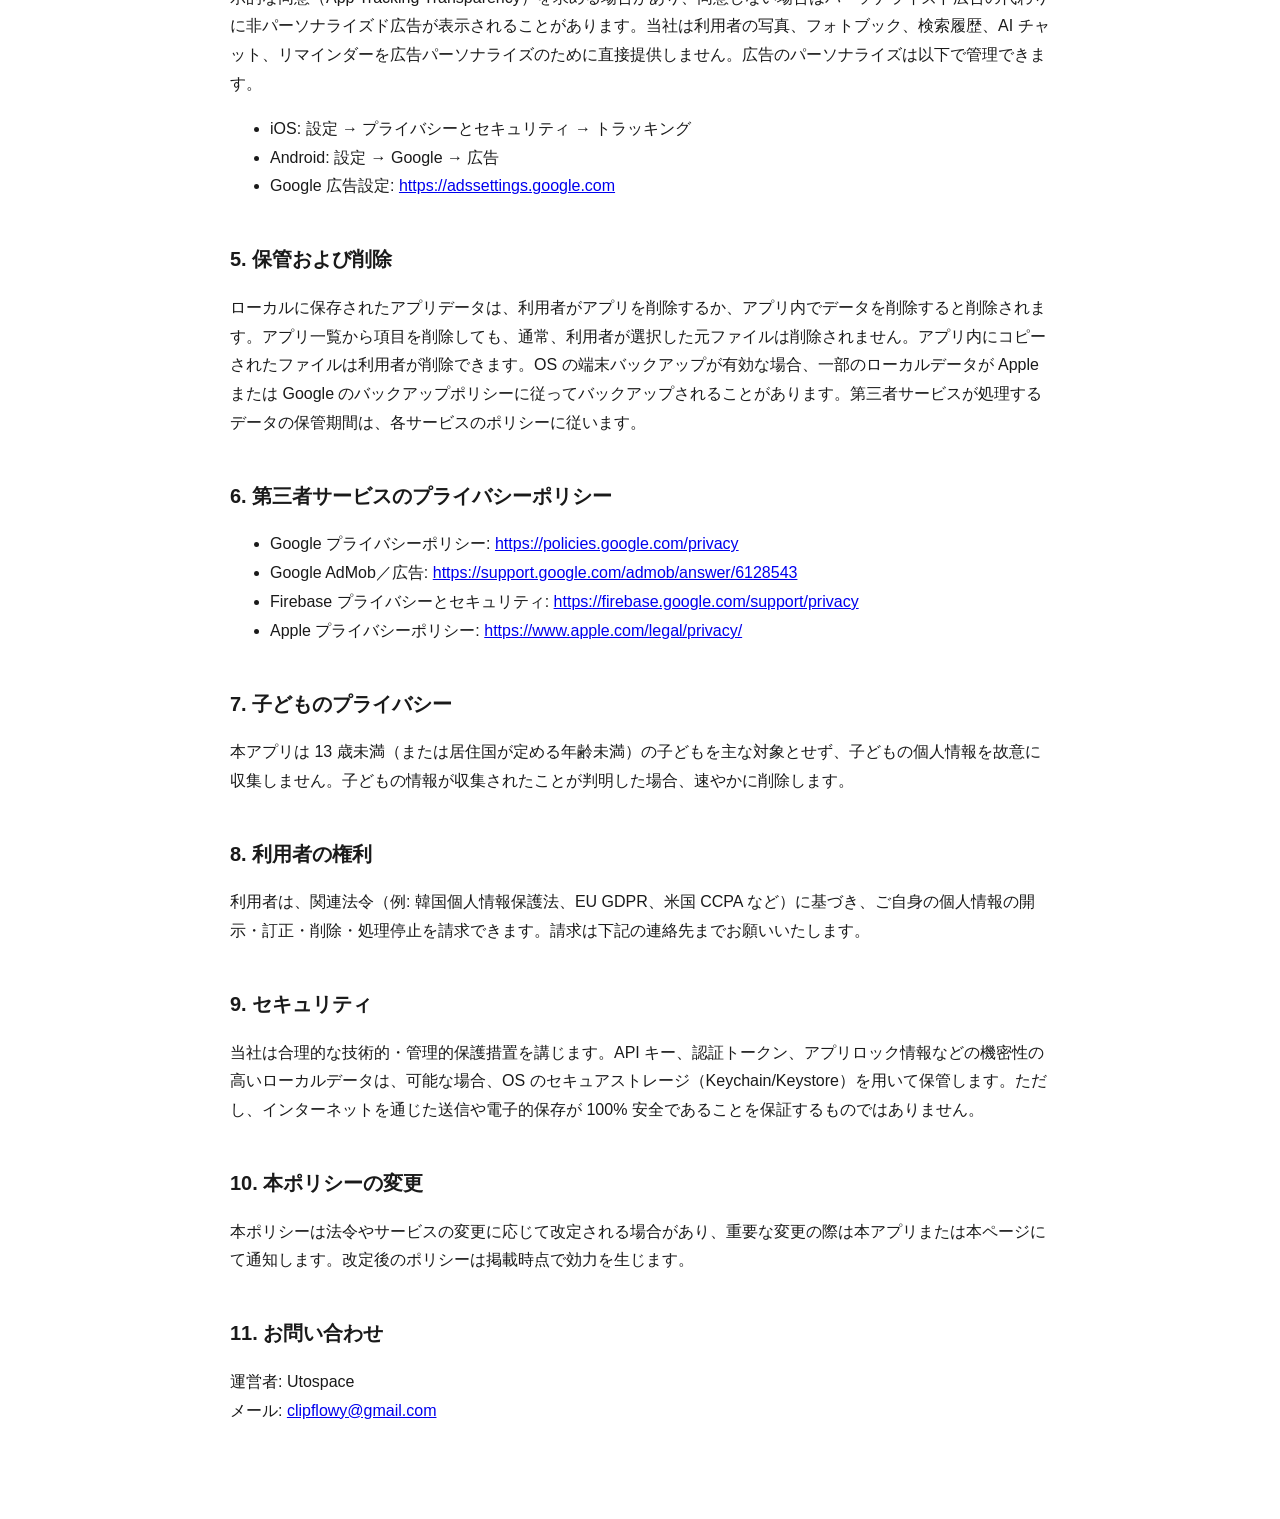
<file: privacy-site/ja.html>
<!DOCTYPE html>
<html lang="ja">
<head>
<meta charset="UTF-8">
<meta name="viewport" content="width=device-width, initial-scale=1.0">
<title>photoflowy プライバシーポリシー</title>
<style>
  :root { color-scheme: light dark; }
  body { font-family: -apple-system, "Segoe UI", Roboto, "Noto Sans JP", "Noto Sans KR", sans-serif;
         line-height: 1.8; max-width: 820px; margin: 0 auto; padding: 24px 20px 80px;
         color: #1a1a1a; background: #fff; }
  @media (prefers-color-scheme: dark) { body { color: #e6e6e6; background: #161616; } a { color: #6db3ff; } }
  h1 { font-size: 1.7rem; border-bottom: 2px solid #888; padding-bottom: 12px; }
  h2 { font-size: 1.25rem; margin-top: 2em; }
  h3 { font-size: 1.05rem; margin-top: 1.4em; }
  table { border-collapse: collapse; width: 100%; margin: 12px 0; font-size: 0.95rem; }
  th, td { border: 1px solid #999; padding: 8px 10px; text-align: left; vertical-align: top; }
  th { background: rgba(128,128,128,0.15); }
  code { background: rgba(128,128,128,0.15); padding: 1px 5px; border-radius: 4px; }
  .meta { color: #777; font-size: 0.9rem; }
  .note { background: rgba(128,128,128,0.1); border-left: 4px solid #888; padding: 10px 14px; border-radius: 4px; }
  .lang { font-size: 0.9rem; margin: 8px 0 20px; }
  .lang a { margin: 0 4px; }
</style>
</head>
<body>
<nav class="lang">🌐 <a href="index.html">한국어</a> · <a href="en.html">English</a> · <a href="ja.html">日本語</a> · <a href="vi.html">Tiếng Việt</a></nav>

<h1>photoflowy プライバシーポリシー</h1>
<p class="meta">施行日: 2026年7月4日 · 最終更新日: 2026年7月4日</p>

<p>本プライバシーポリシーは、Clipflowy（以下「開発者」または「当社」）が提供するモバイルアプリケーション <strong>photoflowy</strong>（以下「本アプリ」）の利用者の個人情報を、どのように収集・利用・保管・保護するかを説明するものです。photoflowy は、利用者が選択した写真、フォトブック、マジックフォトブック、フォトフレームセッションを端末上で管理する <strong>ローカルファースト（local-first）</strong> の写真／フォトブックアプリです。</p>

<h2>1. 概要</h2>
<ul>
  <li>利用者が開く写真およびフォトブックファイル（CBZ、CB7、ZIP、PBZ、PB7、画像、Markdown ノート、<code>.pfslide</code> など）と、進捗、棚、レイアウト、キャプション、ノート、検索インデックス、リマインダー、設定は、既定で <strong>端末内に保存</strong> され、当社サーバーへアップロードされません。</li>
  <li>当社は、利用者の元写真、フォトブックの内容、検索インデックス、AI チャットの内容を広告ターゲティング目的で閲覧または収集しません。</li>
  <li>広告（Google AdMob）、リモート設定（Firebase Remote Config）、アプリ内購入、任意の AI/TTS/Chromecast 機能を提供するため、一部の端末情報、広告識別子、購入情報、または利用者が明示的に送信したコンテンツが第三者サービスで処理される場合があります。</li>
  <li>外部 AI、Cloud TTS、外部ディスプレイ、Chromecast、写真アクセス、カメラアクセスは、利用者の明示的な操作または OS 権限の許可後にのみ使用されます。</li>
</ul>

<h2>2. 取り扱う情報と利用目的</h2>
<h3>2.1 端末に保存される情報（当社は収集しません）</h3>
<table>
  <tr><th>項目</th><th>説明</th><th>保存場所</th></tr>
  <tr><td>写真およびフォトブックファイル</td><td>利用者が開くまたは取り込む JPG、PNG、WEBP、GIF、BMP、HEIC、CBZ、CB7、ZIP、PBZ、PB7、Markdown ノート、マジックフォトブック（<code>.pfslide</code>）など</td><td>利用者の端末または利用者が選択したファイルの場所</td></tr>
  <tr><td>フォトブックデータ</td><td>棚、閲覧進捗、サムネイルキャッシュ、レイアウト、キャプション、ノート、EXIF 由来メタデータ、検索インデックス、マジックフォトブック一覧</td><td>利用者の端末（ローカルDBおよびキャッシュ）</td></tr>
  <tr><td>マジックリマインダーおよび AI チャット</td><td>利用者が作成したリマインダー、ローカル通知スケジュール、保存した AI 会話および添付ファイル</td><td>利用者の端末（ローカルDBおよびアプリ保存領域）</td></tr>
  <tr><td>セキュリティおよび設定データ</td><td>アプリロック PIN ハッシュ、生体認証設定、利用者が入力した API キー、購入権限キャッシュ、テーマ・フレーム・トランジション・TTS・AI 設定</td><td>利用者の端末（ローカルDBまたは Keychain/Keystore）</td></tr>
</table>
<p class="note">これらのデータは端末内ストレージおよびローカルデータベース（SQLite）に保存されます。利用者が端末外へデータを送信する機能を明示的に使用しない限り、当社はこの情報にアクセスまたは収集しません。</p>

<h3>2.2 第三者サービスを通じて処理される情報</h3>
<table>
  <tr><th>第三者サービス</th><th>処理される情報（例）</th><th>目的</th></tr>
  <tr><td>Google AdMob（広告）</td><td>広告識別子（IDFA/AAID）、おおまかな端末情報、IP アドレス、広告操作データ</td><td>アプリ内広告の配信および測定</td></tr>
  <tr><td>Firebase Remote Config / Firebase Analytics（ビルドで有効な場合）</td><td>アプリインスタンス識別子、端末／アプリのバージョン、言語、基本的な診断イベントなどの技術情報</td><td>機能フラグ、必須アップデート、サービス安定性の診断</td></tr>
  <tr><td>App Store / Google Play 購入</td><td>購入商品 ID、レシートまたは購入トークン、購入状態</td><td>アプリ内購入、購入の復元、有料機能の権限確認</td></tr>
  <tr><td>Google Cast / Chromecast</td><td>利用者が Cast を開始した場合の選択した受信機情報、セッション情報、送信されるフレーム／スライドショーフレーム</td><td>Android Chromecast のフォトフレーム／スライドショー出力</td></tr>
  <tr><td>端末の音声合成（TTS）または Google Cloud TTS（任意）</td><td>利用者が読み上げまたはクラウドプレビューを有効にした場合のキャプション、TXT、SSML テキストおよび必要な API リクエスト情報</td><td>キャプション/TXT 読み上げおよび任意の Cloud TTS プレビュー</td></tr>
  <tr><td>Gemini など利用者が設定した AI 提供者（任意）</td><td>AI 機能を使用する際に利用者が確認して送信する画像、画面キャプチャ、入力テキスト、プロンプト、API リクエスト情報</td><td>マジックリマインダー抽出、OCR、翻訳、文書／画像分析、AI チャット</td></tr>
  <tr><td>Apple Intelligence（対応端末で任意）</td><td>画面キャプチャおよびテキスト文脈</td><td>オンデバイス AI 処理および OCR 文脈の生成</td></tr>
</table>
<p class="note">任意項目は、該当機能をご自身で有効にした場合にのみ動作します。元写真およびフォトブックは既定ではアップロードされず、外部 AI または Cloud TTS を使用する前に本アプリは送信案内を表示します。</p>

<h3>2.3 自動的に処理される場合がある情報</h3>
<p>本アプリおよび第三者 SDK は、サービス提供・セキュリティ・エラー診断のため、IP アドレス、端末モデル、OS バージョン、アプリバージョン、言語設定などの一般的な技術情報を一時的に処理する場合があります。当社は元写真、フォトブックの内容、ローカル検索インデックスを広告ターゲティングに使用しません。</p>

<h2>3. 端末の権限について</h2>
<table>
  <tr><th>権限</th><th>利用目的</th></tr>
  <tr><td>インターネット（ネットワーク）</td><td>広告の受信、リモート設定、アプリ内購入確認、任意の AI/Cloud TTS、Chromecast 接続</td></tr>
  <tr><td>広告 ID（Android <code>AD_ID</code>）</td><td>広告の配信および測定</td></tr>
  <tr><td>通知（POST_NOTIFICATIONS）</td><td>マジックリマインダーなど利用者が設定したローカル通知の表示</td></tr>
  <tr><td>フォアグラウンドサービス／メディア再生</td><td>スライドショー、フレームモード、キャプション読み上げなど利用者が開始した再生セッションの維持</td></tr>
  <tr><td>ファイル／写真ライブラリへのアクセス</td><td>利用者が選択した写真、フォトブック、フォルダ、Markdown ノート、マジックフォトブックを開いて表示（Android SAF、iOS Document Picker/PHPicker）</td></tr>
  <tr><td>カメラ</td><td>利用者がマジックリマインダー用の写真またはスキャン取り込みを開始した場合の撮影</td></tr>
  <tr><td>生体認証 / Face ID</td><td>アプリまたは保護された棚のロック解除。本アプリは生体情報そのものにはアクセスせず、OS の認証結果のみを受け取ります。</td></tr>
  <tr><td>外部ディスプレイ / Chromecast</td><td>利用者が接続を開始した場合に、フォトフレームまたはスライドショーを外部画面に出力</td></tr>
</table>
<p>すべての権限は、OS の設定からいつでも変更・取り消しが可能です。</p>

<h2>4. 広告とトラッキング（App Tracking Transparency）</h2>
<p>本アプリは Google AdMob を通じて広告を表示する場合があります。iOS では、トラッキングのために利用者の明示的な同意（App Tracking Transparency）を求める場合があり、同意しない場合はパーソナライズド広告の代わりに非パーソナライズド広告が表示されることがあります。当社は利用者の写真、フォトブック、検索履歴、AI チャット、リマインダーを広告パーソナライズのために直接提供しません。広告のパーソナライズは以下で管理できます。</p>
<ul>
  <li>iOS: 設定 → プライバシーとセキュリティ → トラッキング</li>
  <li>Android: 設定 → Google → 広告</li>
  <li>Google 広告設定: <a href="https://adssettings.google.com">https://adssettings.google.com</a></li>
</ul>

<h2>5. 保管および削除</h2>
<p>ローカルに保存されたアプリデータは、利用者がアプリを削除するか、アプリ内でデータを削除すると削除されます。アプリ一覧から項目を削除しても、通常、利用者が選択した元ファイルは削除されません。アプリ内にコピーされたファイルは利用者が削除できます。OS の端末バックアップが有効な場合、一部のローカルデータが Apple または Google のバックアップポリシーに従ってバックアップされることがあります。第三者サービスが処理するデータの保管期間は、各サービスのポリシーに従います。</p>

<h2>6. 第三者サービスのプライバシーポリシー</h2>
<ul>
  <li>Google プライバシーポリシー: <a href="https://policies.google.com/privacy">https://policies.google.com/privacy</a></li>
  <li>Google AdMob／広告: <a href="https://support.google.com/admob/answer/6128543">https://support.google.com/admob/answer/6128543</a></li>
  <li>Firebase プライバシーとセキュリティ: <a href="https://firebase.google.com/support/privacy">https://firebase.google.com/support/privacy</a></li>
  <li>Apple プライバシーポリシー: <a href="https://www.apple.com/legal/privacy/">https://www.apple.com/legal/privacy/</a></li>
</ul>

<h2>7. 子どものプライバシー</h2>
<p>本アプリは 13 歳未満（または居住国が定める年齢未満）の子どもを主な対象とせず、子どもの個人情報を故意に収集しません。子どもの情報が収集されたことが判明した場合、速やかに削除します。</p>

<h2>8. 利用者の権利</h2>
<p>利用者は、関連法令（例: 韓国個人情報保護法、EU GDPR、米国 CCPA など）に基づき、ご自身の個人情報の開示・訂正・削除・処理停止を請求できます。請求は下記の連絡先までお願いいたします。</p>

<h2>9. セキュリティ</h2>
<p>当社は合理的な技術的・管理的保護措置を講じます。API キー、認証トークン、アプリロック情報などの機密性の高いローカルデータは、可能な場合、OS のセキュアストレージ（Keychain/Keystore）を用いて保管します。ただし、インターネットを通じた送信や電子的保存が 100% 安全であることを保証するものではありません。</p>

<h2>10. 本ポリシーの変更</h2>
<p>本ポリシーは法令やサービスの変更に応じて改定される場合があり、重要な変更の際は本アプリまたは本ページにて通知します。改定後のポリシーは掲載時点で効力を生じます。</p>

<h2>11. お問い合わせ</h2>
<p>運営者: Utospace<br>メール: <a href="mailto:clipflowy@gmail.com">clipflowy@gmail.com</a></p>

</body>
</html>
</file>
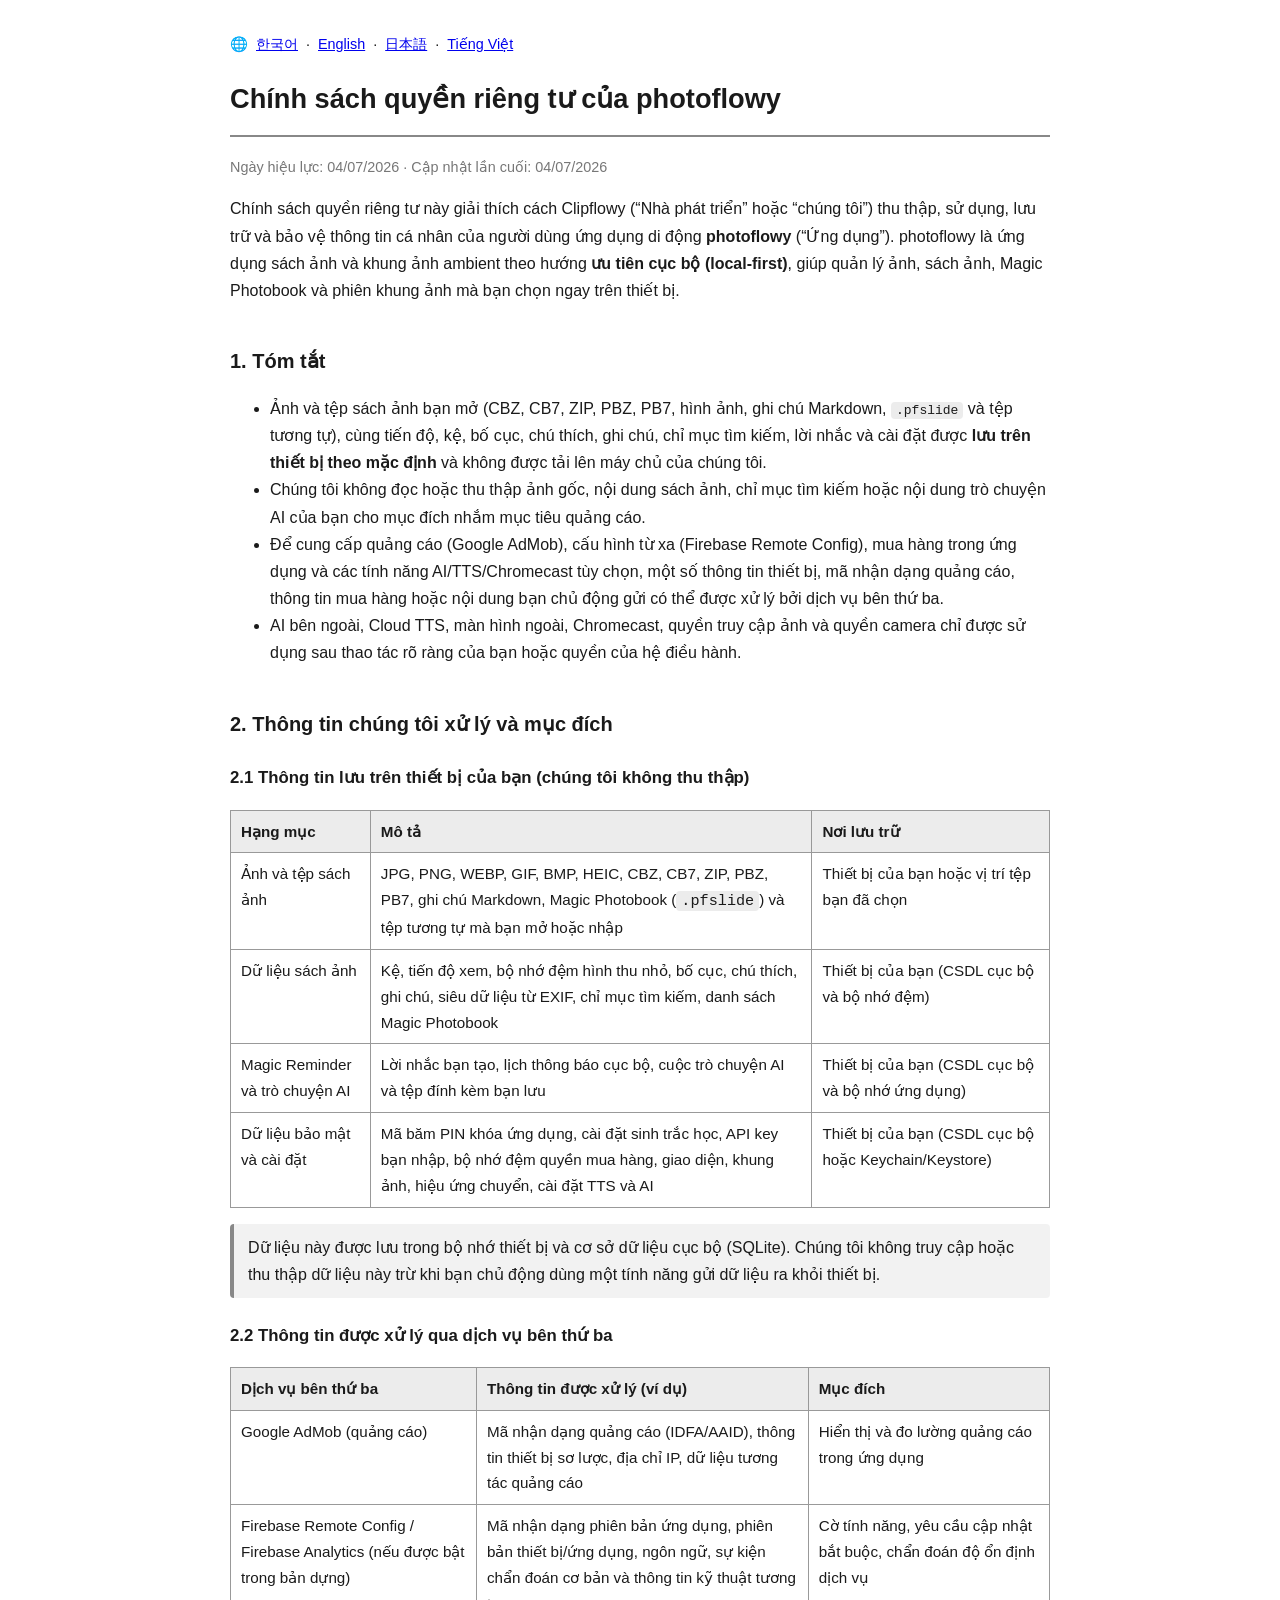
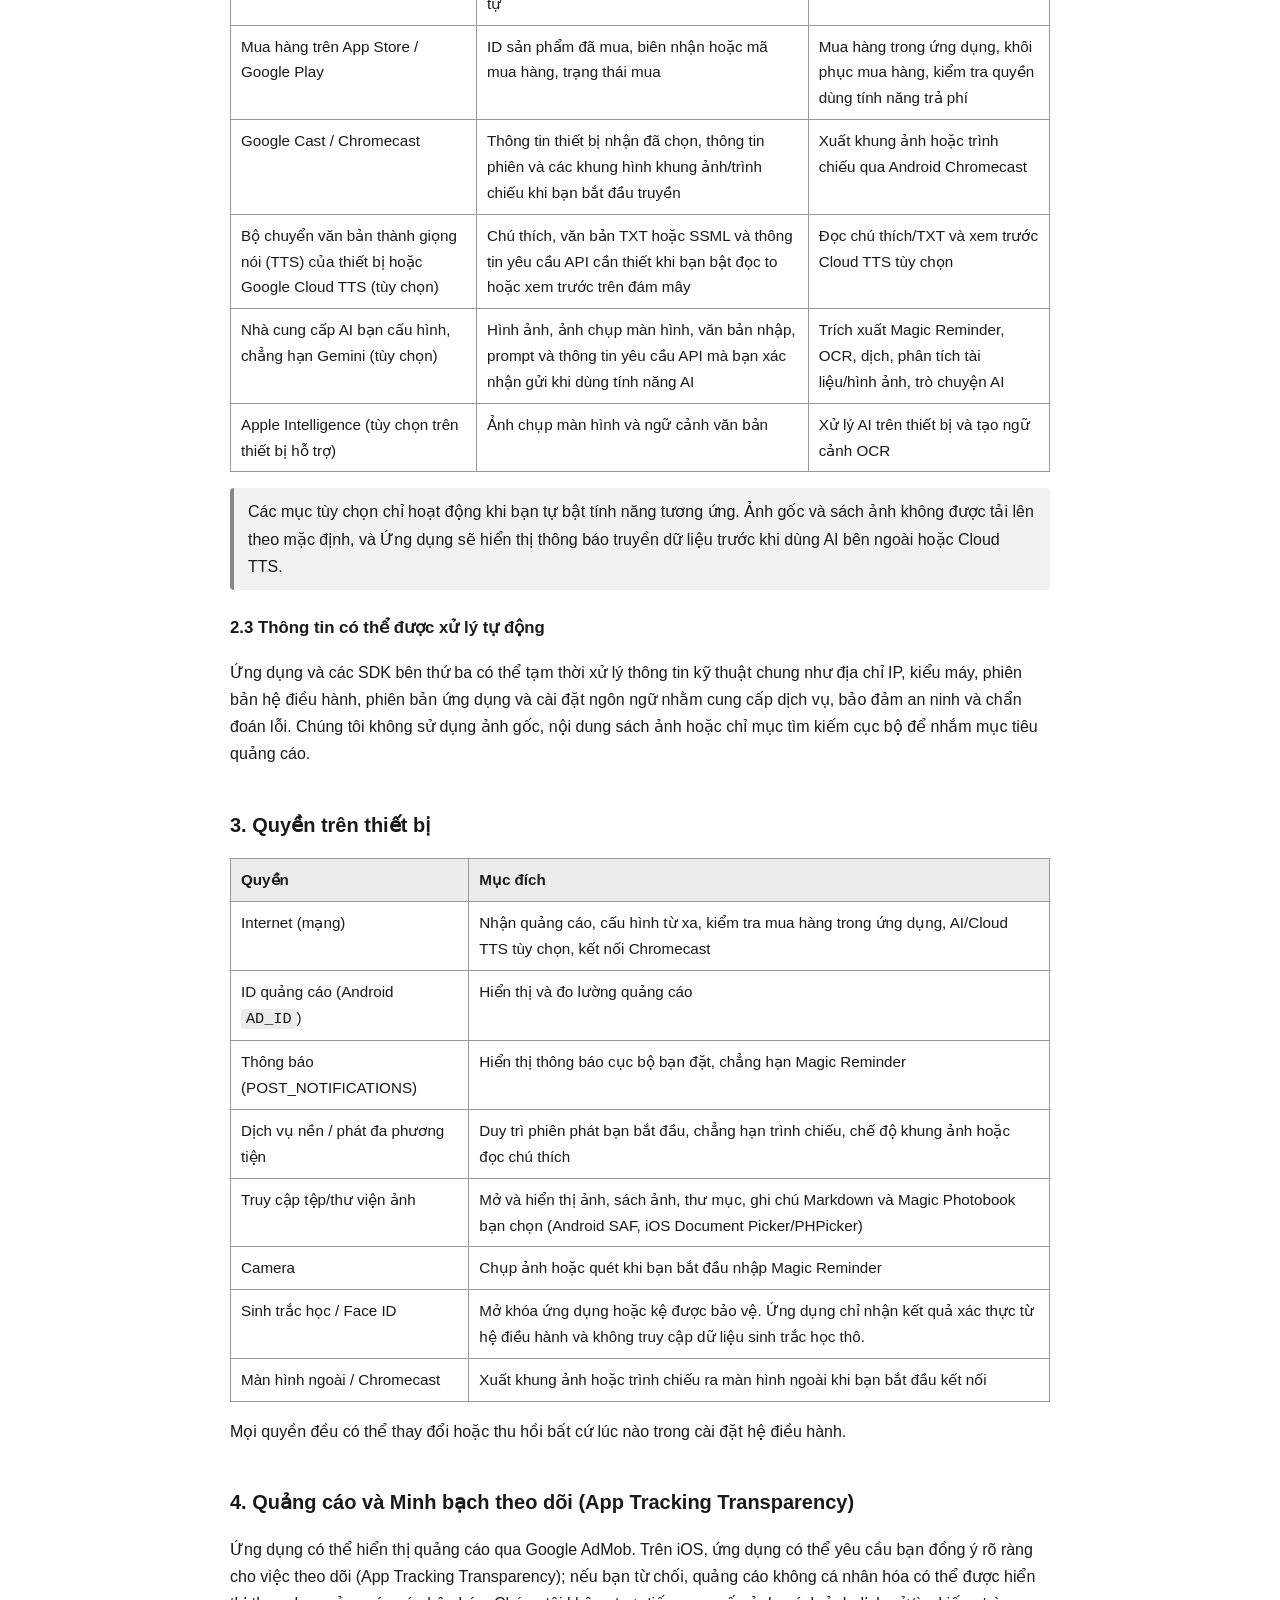
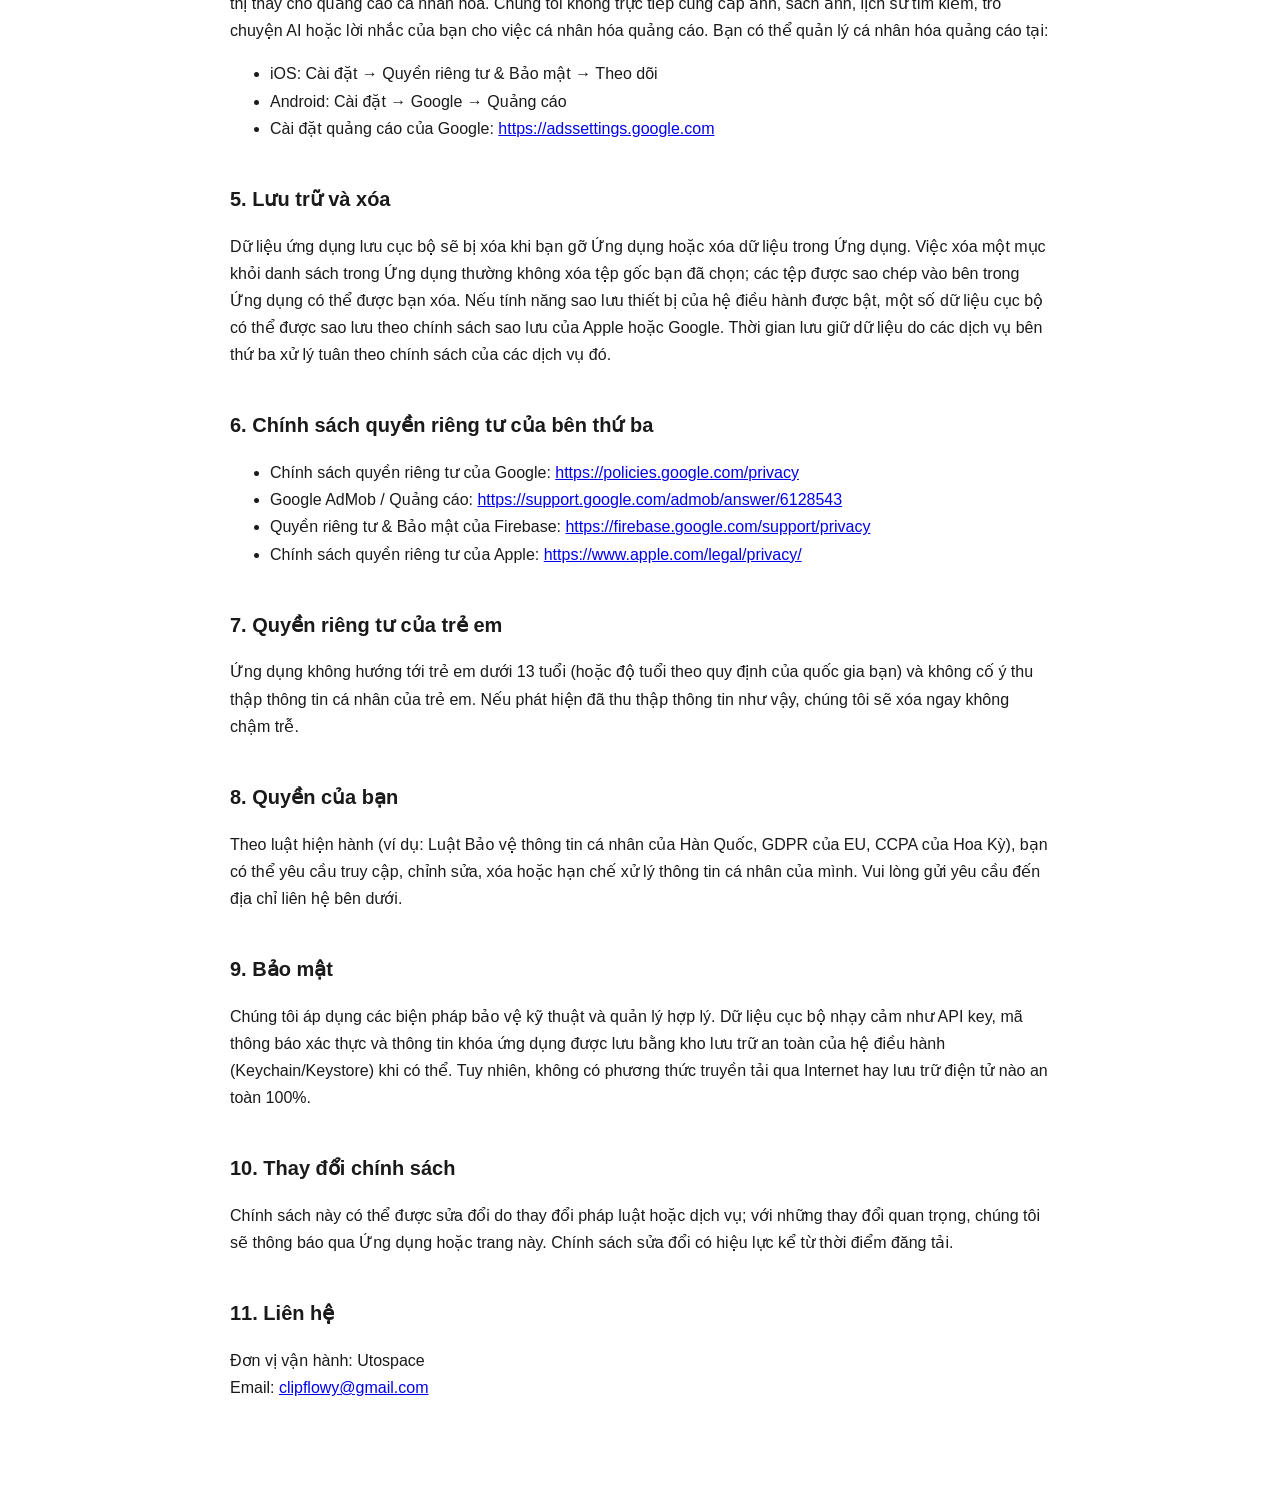
<file: privacy-site/vi.html>
<!DOCTYPE html>
<html lang="vi">
<head>
<meta charset="UTF-8">
<meta name="viewport" content="width=device-width, initial-scale=1.0">
<title>Chính sách quyền riêng tư photoflowy</title>
<style>
  :root { color-scheme: light dark; }
  body { font-family: -apple-system, "Segoe UI", Roboto, "Noto Sans", sans-serif;
         line-height: 1.7; max-width: 820px; margin: 0 auto; padding: 24px 20px 80px;
         color: #1a1a1a; background: #fff; }
  @media (prefers-color-scheme: dark) { body { color: #e6e6e6; background: #161616; } a { color: #6db3ff; } }
  h1 { font-size: 1.7rem; border-bottom: 2px solid #888; padding-bottom: 12px; }
  h2 { font-size: 1.25rem; margin-top: 2em; }
  h3 { font-size: 1.05rem; margin-top: 1.4em; }
  table { border-collapse: collapse; width: 100%; margin: 12px 0; font-size: 0.95rem; }
  th, td { border: 1px solid #999; padding: 8px 10px; text-align: left; vertical-align: top; }
  th { background: rgba(128,128,128,0.15); }
  code { background: rgba(128,128,128,0.15); padding: 1px 5px; border-radius: 4px; }
  .meta { color: #777; font-size: 0.9rem; }
  .note { background: rgba(128,128,128,0.1); border-left: 4px solid #888; padding: 10px 14px; border-radius: 4px; }
  .lang { font-size: 0.9rem; margin: 8px 0 20px; }
  .lang a { margin: 0 4px; }
</style>
</head>
<body>
<nav class="lang">🌐 <a href="index.html">한국어</a> · <a href="en.html">English</a> · <a href="ja.html">日本語</a> · <a href="vi.html">Tiếng Việt</a></nav>

<h1>Chính sách quyền riêng tư của photoflowy</h1>
<p class="meta">Ngày hiệu lực: 04/07/2026 · Cập nhật lần cuối: 04/07/2026</p>

<p>Chính sách quyền riêng tư này giải thích cách Clipflowy (“Nhà phát triển” hoặc “chúng tôi”) thu thập, sử dụng, lưu trữ và bảo vệ thông tin cá nhân của người dùng ứng dụng di động <strong>photoflowy</strong> (“Ứng dụng”). photoflowy là ứng dụng sách ảnh và khung ảnh ambient theo hướng <strong>ưu tiên cục bộ (local-first)</strong>, giúp quản lý ảnh, sách ảnh, Magic Photobook và phiên khung ảnh mà bạn chọn ngay trên thiết bị.</p>

<h2>1. Tóm tắt</h2>
<ul>
  <li>Ảnh và tệp sách ảnh bạn mở (CBZ, CB7, ZIP, PBZ, PB7, hình ảnh, ghi chú Markdown, <code>.pfslide</code> và tệp tương tự), cùng tiến độ, kệ, bố cục, chú thích, ghi chú, chỉ mục tìm kiếm, lời nhắc và cài đặt được <strong>lưu trên thiết bị theo mặc định</strong> và không được tải lên máy chủ của chúng tôi.</li>
  <li>Chúng tôi không đọc hoặc thu thập ảnh gốc, nội dung sách ảnh, chỉ mục tìm kiếm hoặc nội dung trò chuyện AI của bạn cho mục đích nhắm mục tiêu quảng cáo.</li>
  <li>Để cung cấp quảng cáo (Google AdMob), cấu hình từ xa (Firebase Remote Config), mua hàng trong ứng dụng và các tính năng AI/TTS/Chromecast tùy chọn, một số thông tin thiết bị, mã nhận dạng quảng cáo, thông tin mua hàng hoặc nội dung bạn chủ động gửi có thể được xử lý bởi dịch vụ bên thứ ba.</li>
  <li>AI bên ngoài, Cloud TTS, màn hình ngoài, Chromecast, quyền truy cập ảnh và quyền camera chỉ được sử dụng sau thao tác rõ ràng của bạn hoặc quyền của hệ điều hành.</li>
</ul>

<h2>2. Thông tin chúng tôi xử lý và mục đích</h2>
<h3>2.1 Thông tin lưu trên thiết bị của bạn (chúng tôi không thu thập)</h3>
<table>
  <tr><th>Hạng mục</th><th>Mô tả</th><th>Nơi lưu trữ</th></tr>
  <tr><td>Ảnh và tệp sách ảnh</td><td>JPG, PNG, WEBP, GIF, BMP, HEIC, CBZ, CB7, ZIP, PBZ, PB7, ghi chú Markdown, Magic Photobook (<code>.pfslide</code>) và tệp tương tự mà bạn mở hoặc nhập</td><td>Thiết bị của bạn hoặc vị trí tệp bạn đã chọn</td></tr>
  <tr><td>Dữ liệu sách ảnh</td><td>Kệ, tiến độ xem, bộ nhớ đệm hình thu nhỏ, bố cục, chú thích, ghi chú, siêu dữ liệu từ EXIF, chỉ mục tìm kiếm, danh sách Magic Photobook</td><td>Thiết bị của bạn (CSDL cục bộ và bộ nhớ đệm)</td></tr>
  <tr><td>Magic Reminder và trò chuyện AI</td><td>Lời nhắc bạn tạo, lịch thông báo cục bộ, cuộc trò chuyện AI và tệp đính kèm bạn lưu</td><td>Thiết bị của bạn (CSDL cục bộ và bộ nhớ ứng dụng)</td></tr>
  <tr><td>Dữ liệu bảo mật và cài đặt</td><td>Mã băm PIN khóa ứng dụng, cài đặt sinh trắc học, API key bạn nhập, bộ nhớ đệm quyền mua hàng, giao diện, khung ảnh, hiệu ứng chuyển, cài đặt TTS và AI</td><td>Thiết bị của bạn (CSDL cục bộ hoặc Keychain/Keystore)</td></tr>
</table>
<p class="note">Dữ liệu này được lưu trong bộ nhớ thiết bị và cơ sở dữ liệu cục bộ (SQLite). Chúng tôi không truy cập hoặc thu thập dữ liệu này trừ khi bạn chủ động dùng một tính năng gửi dữ liệu ra khỏi thiết bị.</p>

<h3>2.2 Thông tin được xử lý qua dịch vụ bên thứ ba</h3>
<table>
  <tr><th>Dịch vụ bên thứ ba</th><th>Thông tin được xử lý (ví dụ)</th><th>Mục đích</th></tr>
  <tr><td>Google AdMob (quảng cáo)</td><td>Mã nhận dạng quảng cáo (IDFA/AAID), thông tin thiết bị sơ lược, địa chỉ IP, dữ liệu tương tác quảng cáo</td><td>Hiển thị và đo lường quảng cáo trong ứng dụng</td></tr>
  <tr><td>Firebase Remote Config / Firebase Analytics (nếu được bật trong bản dựng)</td><td>Mã nhận dạng phiên bản ứng dụng, phiên bản thiết bị/ứng dụng, ngôn ngữ, sự kiện chẩn đoán cơ bản và thông tin kỹ thuật tương tự</td><td>Cờ tính năng, yêu cầu cập nhật bắt buộc, chẩn đoán độ ổn định dịch vụ</td></tr>
  <tr><td>Mua hàng trên App Store / Google Play</td><td>ID sản phẩm đã mua, biên nhận hoặc mã mua hàng, trạng thái mua</td><td>Mua hàng trong ứng dụng, khôi phục mua hàng, kiểm tra quyền dùng tính năng trả phí</td></tr>
  <tr><td>Google Cast / Chromecast</td><td>Thông tin thiết bị nhận đã chọn, thông tin phiên và các khung hình khung ảnh/trình chiếu khi bạn bắt đầu truyền</td><td>Xuất khung ảnh hoặc trình chiếu qua Android Chromecast</td></tr>
  <tr><td>Bộ chuyển văn bản thành giọng nói (TTS) của thiết bị hoặc Google Cloud TTS (tùy chọn)</td><td>Chú thích, văn bản TXT hoặc SSML và thông tin yêu cầu API cần thiết khi bạn bật đọc to hoặc xem trước trên đám mây</td><td>Đọc chú thích/TXT và xem trước Cloud TTS tùy chọn</td></tr>
  <tr><td>Nhà cung cấp AI bạn cấu hình, chẳng hạn Gemini (tùy chọn)</td><td>Hình ảnh, ảnh chụp màn hình, văn bản nhập, prompt và thông tin yêu cầu API mà bạn xác nhận gửi khi dùng tính năng AI</td><td>Trích xuất Magic Reminder, OCR, dịch, phân tích tài liệu/hình ảnh, trò chuyện AI</td></tr>
  <tr><td>Apple Intelligence (tùy chọn trên thiết bị hỗ trợ)</td><td>Ảnh chụp màn hình và ngữ cảnh văn bản</td><td>Xử lý AI trên thiết bị và tạo ngữ cảnh OCR</td></tr>
</table>
<p class="note">Các mục tùy chọn chỉ hoạt động khi bạn tự bật tính năng tương ứng. Ảnh gốc và sách ảnh không được tải lên theo mặc định, và Ứng dụng sẽ hiển thị thông báo truyền dữ liệu trước khi dùng AI bên ngoài hoặc Cloud TTS.</p>

<h3>2.3 Thông tin có thể được xử lý tự động</h3>
<p>Ứng dụng và các SDK bên thứ ba có thể tạm thời xử lý thông tin kỹ thuật chung như địa chỉ IP, kiểu máy, phiên bản hệ điều hành, phiên bản ứng dụng và cài đặt ngôn ngữ nhằm cung cấp dịch vụ, bảo đảm an ninh và chẩn đoán lỗi. Chúng tôi không sử dụng ảnh gốc, nội dung sách ảnh hoặc chỉ mục tìm kiếm cục bộ để nhắm mục tiêu quảng cáo.</p>

<h2>3. Quyền trên thiết bị</h2>
<table>
  <tr><th>Quyền</th><th>Mục đích</th></tr>
  <tr><td>Internet (mạng)</td><td>Nhận quảng cáo, cấu hình từ xa, kiểm tra mua hàng trong ứng dụng, AI/Cloud TTS tùy chọn, kết nối Chromecast</td></tr>
  <tr><td>ID quảng cáo (Android <code>AD_ID</code>)</td><td>Hiển thị và đo lường quảng cáo</td></tr>
  <tr><td>Thông báo (POST_NOTIFICATIONS)</td><td>Hiển thị thông báo cục bộ bạn đặt, chẳng hạn Magic Reminder</td></tr>
  <tr><td>Dịch vụ nền / phát đa phương tiện</td><td>Duy trì phiên phát bạn bắt đầu, chẳng hạn trình chiếu, chế độ khung ảnh hoặc đọc chú thích</td></tr>
  <tr><td>Truy cập tệp/thư viện ảnh</td><td>Mở và hiển thị ảnh, sách ảnh, thư mục, ghi chú Markdown và Magic Photobook bạn chọn (Android SAF, iOS Document Picker/PHPicker)</td></tr>
  <tr><td>Camera</td><td>Chụp ảnh hoặc quét khi bạn bắt đầu nhập Magic Reminder</td></tr>
  <tr><td>Sinh trắc học / Face ID</td><td>Mở khóa ứng dụng hoặc kệ được bảo vệ. Ứng dụng chỉ nhận kết quả xác thực từ hệ điều hành và không truy cập dữ liệu sinh trắc học thô.</td></tr>
  <tr><td>Màn hình ngoài / Chromecast</td><td>Xuất khung ảnh hoặc trình chiếu ra màn hình ngoài khi bạn bắt đầu kết nối</td></tr>
</table>
<p>Mọi quyền đều có thể thay đổi hoặc thu hồi bất cứ lúc nào trong cài đặt hệ điều hành.</p>

<h2>4. Quảng cáo và Minh bạch theo dõi (App Tracking Transparency)</h2>
<p>Ứng dụng có thể hiển thị quảng cáo qua Google AdMob. Trên iOS, ứng dụng có thể yêu cầu bạn đồng ý rõ ràng cho việc theo dõi (App Tracking Transparency); nếu bạn từ chối, quảng cáo không cá nhân hóa có thể được hiển thị thay cho quảng cáo cá nhân hóa. Chúng tôi không trực tiếp cung cấp ảnh, sách ảnh, lịch sử tìm kiếm, trò chuyện AI hoặc lời nhắc của bạn cho việc cá nhân hóa quảng cáo. Bạn có thể quản lý cá nhân hóa quảng cáo tại:</p>
<ul>
  <li>iOS: Cài đặt → Quyền riêng tư &amp; Bảo mật → Theo dõi</li>
  <li>Android: Cài đặt → Google → Quảng cáo</li>
  <li>Cài đặt quảng cáo của Google: <a href="https://adssettings.google.com">https://adssettings.google.com</a></li>
</ul>

<h2>5. Lưu trữ và xóa</h2>
<p>Dữ liệu ứng dụng lưu cục bộ sẽ bị xóa khi bạn gỡ Ứng dụng hoặc xóa dữ liệu trong Ứng dụng. Việc xóa một mục khỏi danh sách trong Ứng dụng thường không xóa tệp gốc bạn đã chọn; các tệp được sao chép vào bên trong Ứng dụng có thể được bạn xóa. Nếu tính năng sao lưu thiết bị của hệ điều hành được bật, một số dữ liệu cục bộ có thể được sao lưu theo chính sách sao lưu của Apple hoặc Google. Thời gian lưu giữ dữ liệu do các dịch vụ bên thứ ba xử lý tuân theo chính sách của các dịch vụ đó.</p>

<h2>6. Chính sách quyền riêng tư của bên thứ ba</h2>
<ul>
  <li>Chính sách quyền riêng tư của Google: <a href="https://policies.google.com/privacy">https://policies.google.com/privacy</a></li>
  <li>Google AdMob / Quảng cáo: <a href="https://support.google.com/admob/answer/6128543">https://support.google.com/admob/answer/6128543</a></li>
  <li>Quyền riêng tư &amp; Bảo mật của Firebase: <a href="https://firebase.google.com/support/privacy">https://firebase.google.com/support/privacy</a></li>
  <li>Chính sách quyền riêng tư của Apple: <a href="https://www.apple.com/legal/privacy/">https://www.apple.com/legal/privacy/</a></li>
</ul>

<h2>7. Quyền riêng tư của trẻ em</h2>
<p>Ứng dụng không hướng tới trẻ em dưới 13 tuổi (hoặc độ tuổi theo quy định của quốc gia bạn) và không cố ý thu thập thông tin cá nhân của trẻ em. Nếu phát hiện đã thu thập thông tin như vậy, chúng tôi sẽ xóa ngay không chậm trễ.</p>

<h2>8. Quyền của bạn</h2>
<p>Theo luật hiện hành (ví dụ: Luật Bảo vệ thông tin cá nhân của Hàn Quốc, GDPR của EU, CCPA của Hoa Kỳ), bạn có thể yêu cầu truy cập, chỉnh sửa, xóa hoặc hạn chế xử lý thông tin cá nhân của mình. Vui lòng gửi yêu cầu đến địa chỉ liên hệ bên dưới.</p>

<h2>9. Bảo mật</h2>
<p>Chúng tôi áp dụng các biện pháp bảo vệ kỹ thuật và quản lý hợp lý. Dữ liệu cục bộ nhạy cảm như API key, mã thông báo xác thực và thông tin khóa ứng dụng được lưu bằng kho lưu trữ an toàn của hệ điều hành (Keychain/Keystore) khi có thể. Tuy nhiên, không có phương thức truyền tải qua Internet hay lưu trữ điện tử nào an toàn 100%.</p>

<h2>10. Thay đổi chính sách</h2>
<p>Chính sách này có thể được sửa đổi do thay đổi pháp luật hoặc dịch vụ; với những thay đổi quan trọng, chúng tôi sẽ thông báo qua Ứng dụng hoặc trang này. Chính sách sửa đổi có hiệu lực kể từ thời điểm đăng tải.</p>

<h2>11. Liên hệ</h2>
<p>Đơn vị vận hành: Utospace<br>Email: <a href="mailto:clipflowy@gmail.com">clipflowy@gmail.com</a></p>

</body>
</html>
</file>
